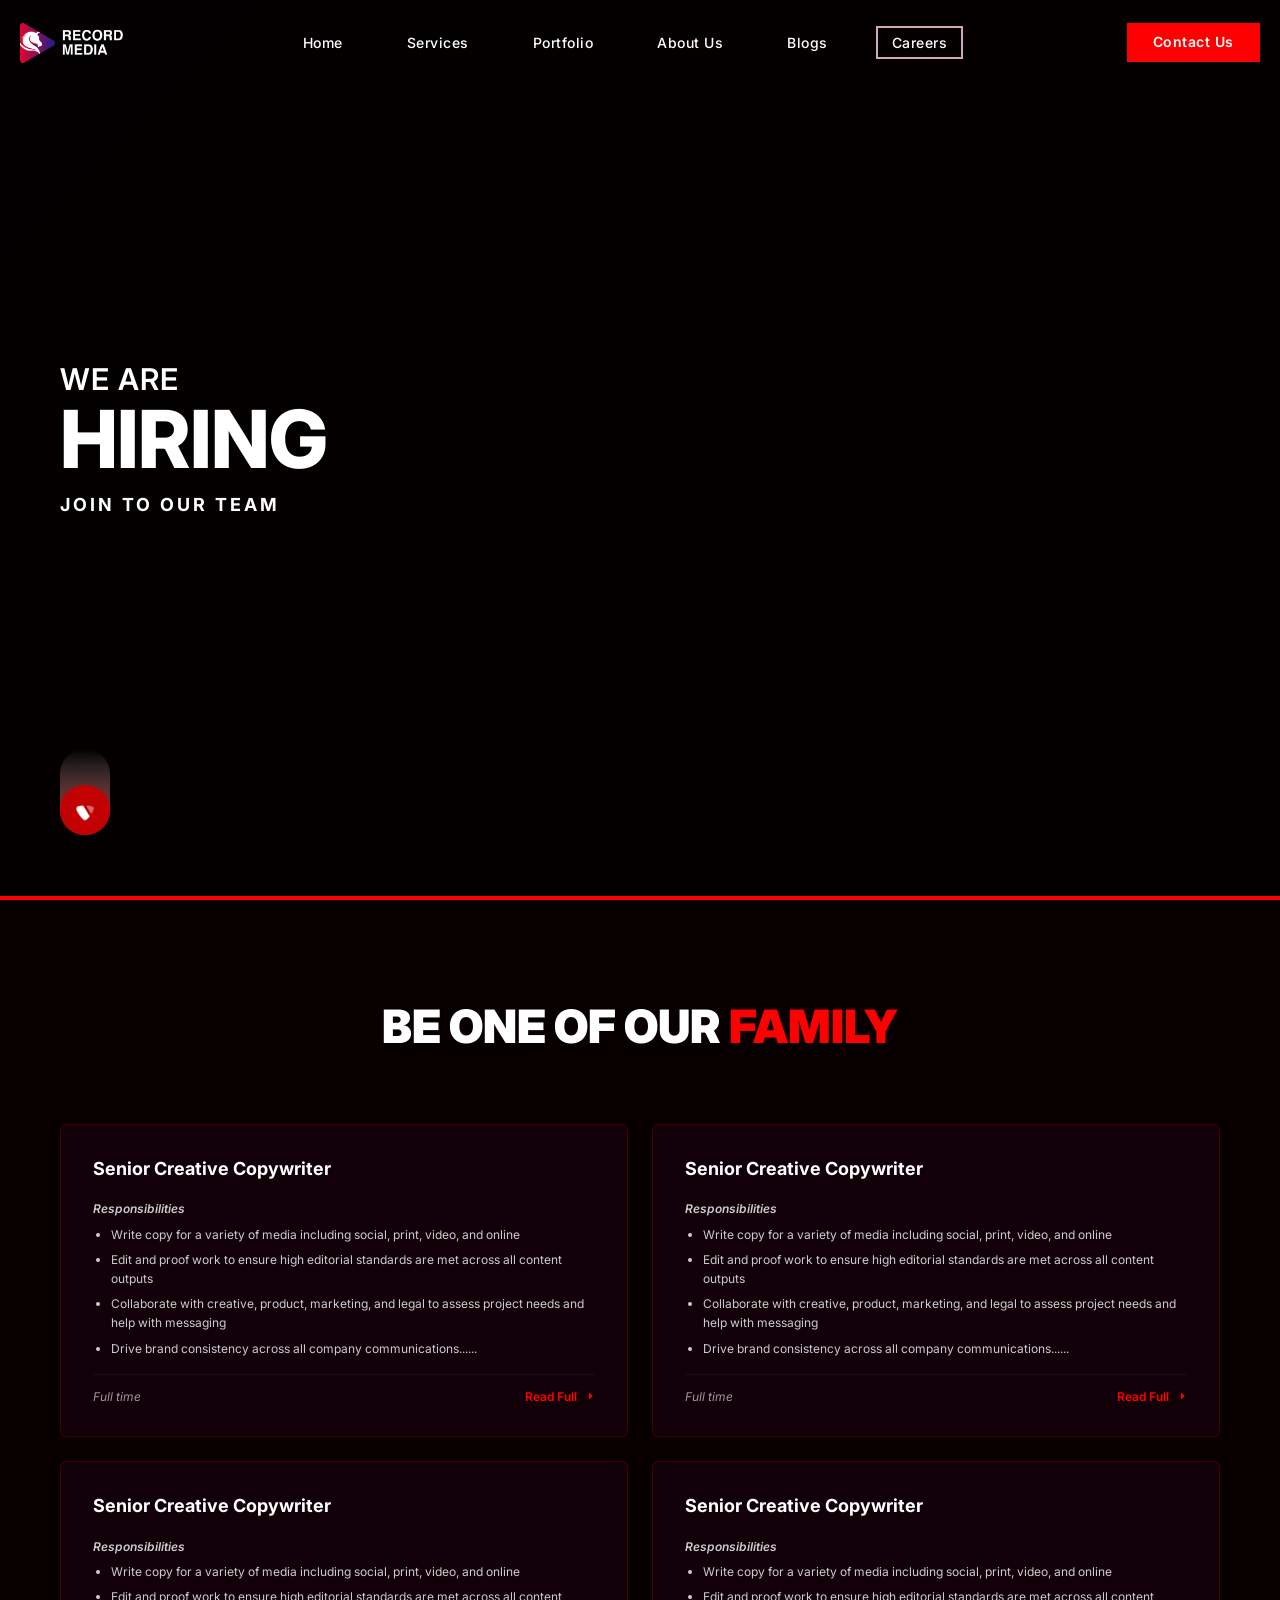
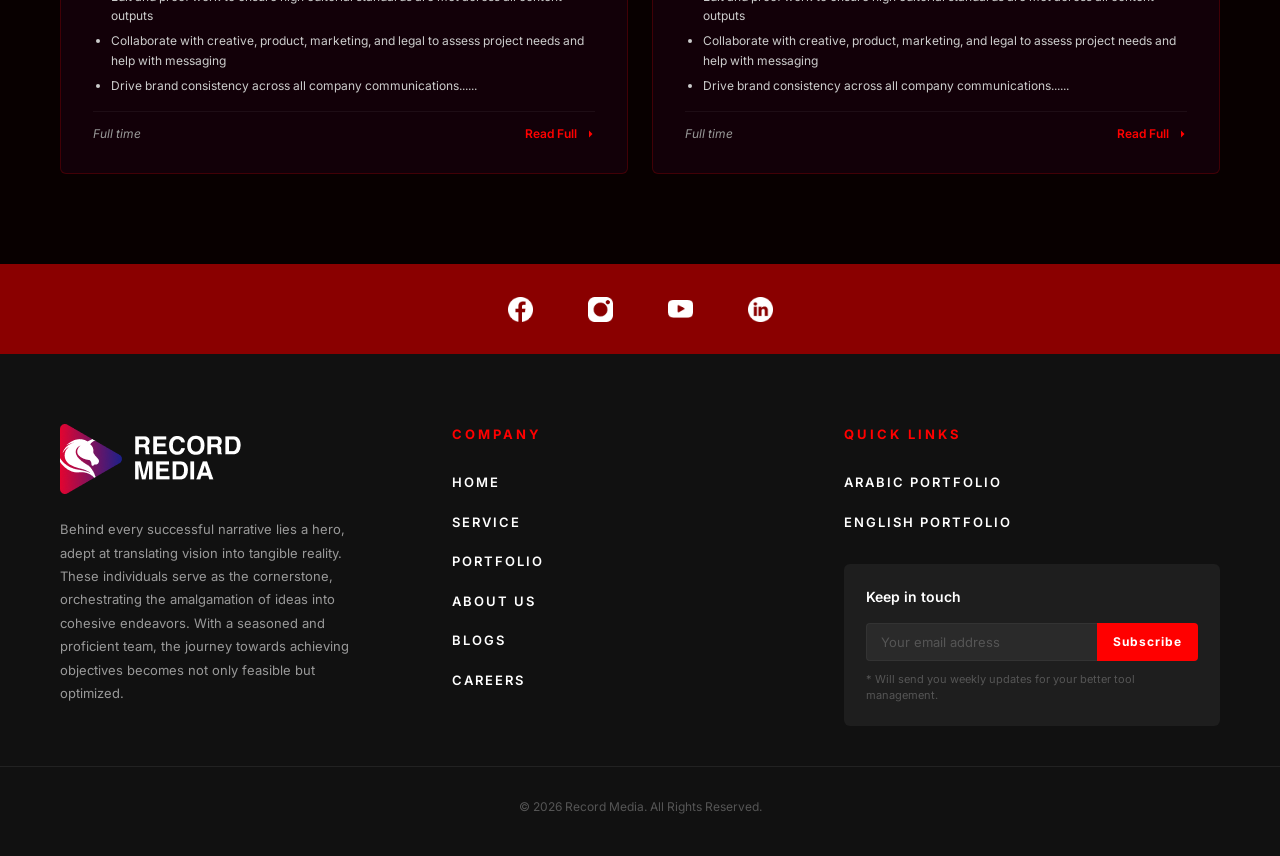
<file: careers.html>
<!DOCTYPE html>
<html lang="en">
<head>
  <meta charset="UTF-8">
  <meta name="viewport" content="width=device-width, initial-scale=1.0">
  <title>Careers — Record Media</title>
  <meta name="description" content="Join the Record Media team — browse open positions and be part of our creative, driven family.">
  <link rel="stylesheet" href="css/style.css">
  <link rel="stylesheet" href="css/responsive.css">
</head>
<body>

  <!-- ═══════════════════════════════════════════════════════
       HERO
  ════════════════════════════════════════════════════════ -->
  <section class="hero">
    <div class="hero__bg" style="background-image: url('https://images.unsplash.com/photo-1497366216548-37526070297c?w=1920&q=80');"></div>
    <div class="hero__overlay"></div>

    <!-- NAVBAR -->
    <nav class="navbar">
      <div class="container navbar__inner">
        <a href="index.html" class="navbar__logo">
          <img src="assets/logo.png" alt="Record Media Logo">
        </a>

        <ul class="navbar__links">
          <li><a href="index.html">Home</a></li>
          <li><a href="services.html">Services</a></li>
          <li><a href="portfolio.html">Portfolio</a></li>
          <li><a href="about.html">About Us</a></li>
          <li><a href="blogs.html">Blogs</a></li>
          <li><a href="careers.html" class="active">Careers</a></li>
        </ul>

        <div class="navbar__cta">
          <a href="about.html#contact" class="btn-contact">Contact Us</a>
        </div>

        <button class="menu-toggle" aria-label="Toggle menu">
          <span></span><span></span><span></span>
        </button>
      </div>
    </nav>

    <!-- Hero Content -->
    <div class="hero__content page-hero__content fade-in">
      <p class="hero__title">WE ARE</p>
      <h1 class="hero__title-big">HIRING</h1>
      <p class="hero__subtitle">JOIN TO OUR TEAM</p>
    </div>

    <!-- Scroll indicator -->
    <div class="scroll-indicator">
      <img src="assets/shadow-icon.png" alt="" class="scroll-indicator__shadow" />
      <img src="assets/down-icon.png" alt="Scroll down" class="scroll-indicator__icon" />
    </div>

    <div class="hero__bottom-line"></div>
  </section>

  <!-- ═══════════════════════════════════════════════════════
       BE ONE OF OUR FAMILY
  ════════════════════════════════════════════════════════ -->
  <section class="careers-section">
    <div class="careers-section__title fade-in">
      <h2>BE ONE OF OUR <span>FAMILY</span></h2>
    </div>

    <div class="careers-grid">

      <!-- Job Card 1 -->
      <div class="job-card fade-in">
        <h3 class="job-card__title">Senior Creative Copywriter</h3>
        <div>
          <p class="job-card__section-label">Responsibilities</p>
          <ul class="job-card__list">
            <li>Write copy for a variety of media including social, print, video, and online</li>
            <li>Edit and proof work to ensure high editorial standards are met across all content outputs</li>
            <li>Collaborate with creative, product, marketing, and legal to assess project needs and help with messaging</li>
            <li>Drive brand consistency across all company communications......</li>
          </ul>
        </div>
        <div class="job-card__footer">
          <span class="job-card__type">Full time</span>
          <span class="job-card__read-full">
            Read Full
            <svg viewBox="0 0 24 24"><path d="M5 12h14M12 5l7 7-7 7"/></svg>
          </span>
        </div>
      </div>

      <!-- Job Card 2 -->
      <div class="job-card fade-in">
        <h3 class="job-card__title">Senior Creative Copywriter</h3>
        <div>
          <p class="job-card__section-label">Responsibilities</p>
          <ul class="job-card__list">
            <li>Write copy for a variety of media including social, print, video, and online</li>
            <li>Edit and proof work to ensure high editorial standards are met across all content outputs</li>
            <li>Collaborate with creative, product, marketing, and legal to assess project needs and help with messaging</li>
            <li>Drive brand consistency across all company communications......</li>
          </ul>
        </div>
        <div class="job-card__footer">
          <span class="job-card__type">Full time</span>
          <span class="job-card__read-full">
            Read Full
            <svg viewBox="0 0 24 24"><path d="M5 12h14M12 5l7 7-7 7"/></svg>
          </span>
        </div>
      </div>

      <!-- Job Card 3 -->
      <div class="job-card fade-in">
        <h3 class="job-card__title">Senior Creative Copywriter</h3>
        <div>
          <p class="job-card__section-label">Responsibilities</p>
          <ul class="job-card__list">
            <li>Write copy for a variety of media including social, print, video, and online</li>
            <li>Edit and proof work to ensure high editorial standards are met across all content outputs</li>
            <li>Collaborate with creative, product, marketing, and legal to assess project needs and help with messaging</li>
            <li>Drive brand consistency across all company communications......</li>
          </ul>
        </div>
        <div class="job-card__footer">
          <span class="job-card__type">Full time</span>
          <span class="job-card__read-full">
            Read Full
            <svg viewBox="0 0 24 24"><path d="M5 12h14M12 5l7 7-7 7"/></svg>
          </span>
        </div>
      </div>

      <!-- Job Card 4 -->
      <div class="job-card fade-in">
        <h3 class="job-card__title">Senior Creative Copywriter</h3>
        <div>
          <p class="job-card__section-label">Responsibilities</p>
          <ul class="job-card__list">
            <li>Write copy for a variety of media including social, print, video, and online</li>
            <li>Edit and proof work to ensure high editorial standards are met across all content outputs</li>
            <li>Collaborate with creative, product, marketing, and legal to assess project needs and help with messaging</li>
            <li>Drive brand consistency across all company communications......</li>
          </ul>
        </div>
        <div class="job-card__footer">
          <span class="job-card__type">Full time</span>
          <span class="job-card__read-full">
            Read Full
            <svg viewBox="0 0 24 24"><path d="M5 12h14M12 5l7 7-7 7"/></svg>
          </span>
        </div>
      </div>

    </div>
  </section>

  <!-- ═══════════════════════════════════════════════════════
       SOCIAL BAR
  ════════════════════════════════════════════════════════ -->
  <div class="social-bar">
    <a href="#" class="social-bar__icon" aria-label="Facebook">
      <img class="social-bar__icon-img" src="assets/facebook.png" alt="Facebook" />
    </a>
    <a href="#" class="social-bar__icon" aria-label="Instagram">
      <img class="social-bar__icon-img" src="assets/instgram.png" alt="Instagram" />
    </a>
    <a href="#" class="social-bar__icon" aria-label="YouTube">
      <img class="social-bar__icon-img" src="assets/youtube.png" alt="YouTube" />
    </a>
    <a href="#" class="social-bar__icon" aria-label="LinkedIn">
      <img class="social-bar__icon-img" src="assets/linked-in.png" alt="LinkedIn" />
    </a>
  </div>

  <!-- ═══════════════════════════════════════════════════════
       FOOTER
  ════════════════════════════════════════════════════════ -->
  <footer class="footer">
    <div class="footer__inner">
      <div>
        <div class="footer__brand-logo">
          <img src="assets/logo.png" alt="Record Media">
        </div>
        <p class="footer__desc">Behind every successful narrative lies a hero, adept at translating vision into tangible reality. These individuals serve as the cornerstone, orchestrating the amalgamation of ideas into cohesive endeavors. With a seasoned and proficient team, the journey towards achieving objectives becomes not only feasible but optimized.</p>
      </div>
      <div>
        <h4 class="footer__col-title">COMPANY</h4>
        <ul class="footer__links">
          <li><a href="index.html">HOME</a></li>
          <li><a href="services.html">SERVICE</a></li>
          <li><a href="portfolio.html">PORTFOLIO</a></li>
          <li><a href="about.html">ABOUT US</a></li>
          <li><a href="blogs.html">BLOGS</a></li>
          <li><a href="careers.html">CAREERS</a></li>
        </ul>
      </div>
      <div>
        <h4 class="footer__col-title">QUICK LINKS</h4>
        <ul class="footer__links" style="margin-bottom:30px;">
          <li><a href="portfolio.html">ARABIC PORTFOLIO</a></li>
          <li><a href="portfolio.html">ENGLISH PORTFOLIO</a></li>
        </ul>
        <div class="footer__newsletter">
          <h4>Keep in touch</h4>
          <form class="footer__newsletter-form" onsubmit="return false;">
            <input type="email" placeholder="Your email address" aria-label="Email">
            <button type="submit">Subscribe</button>
          </form>
          <p>* Will send you weekly updates for your better tool management.</p>
        </div>
      </div>
    </div>
    <div class="footer__bottom">
      <p>&copy; 2026 Record Media. All Rights Reserved.</p>
    </div>
  </footer>

  <script src="js/script.js"></script>
</body>
</html>
</file>
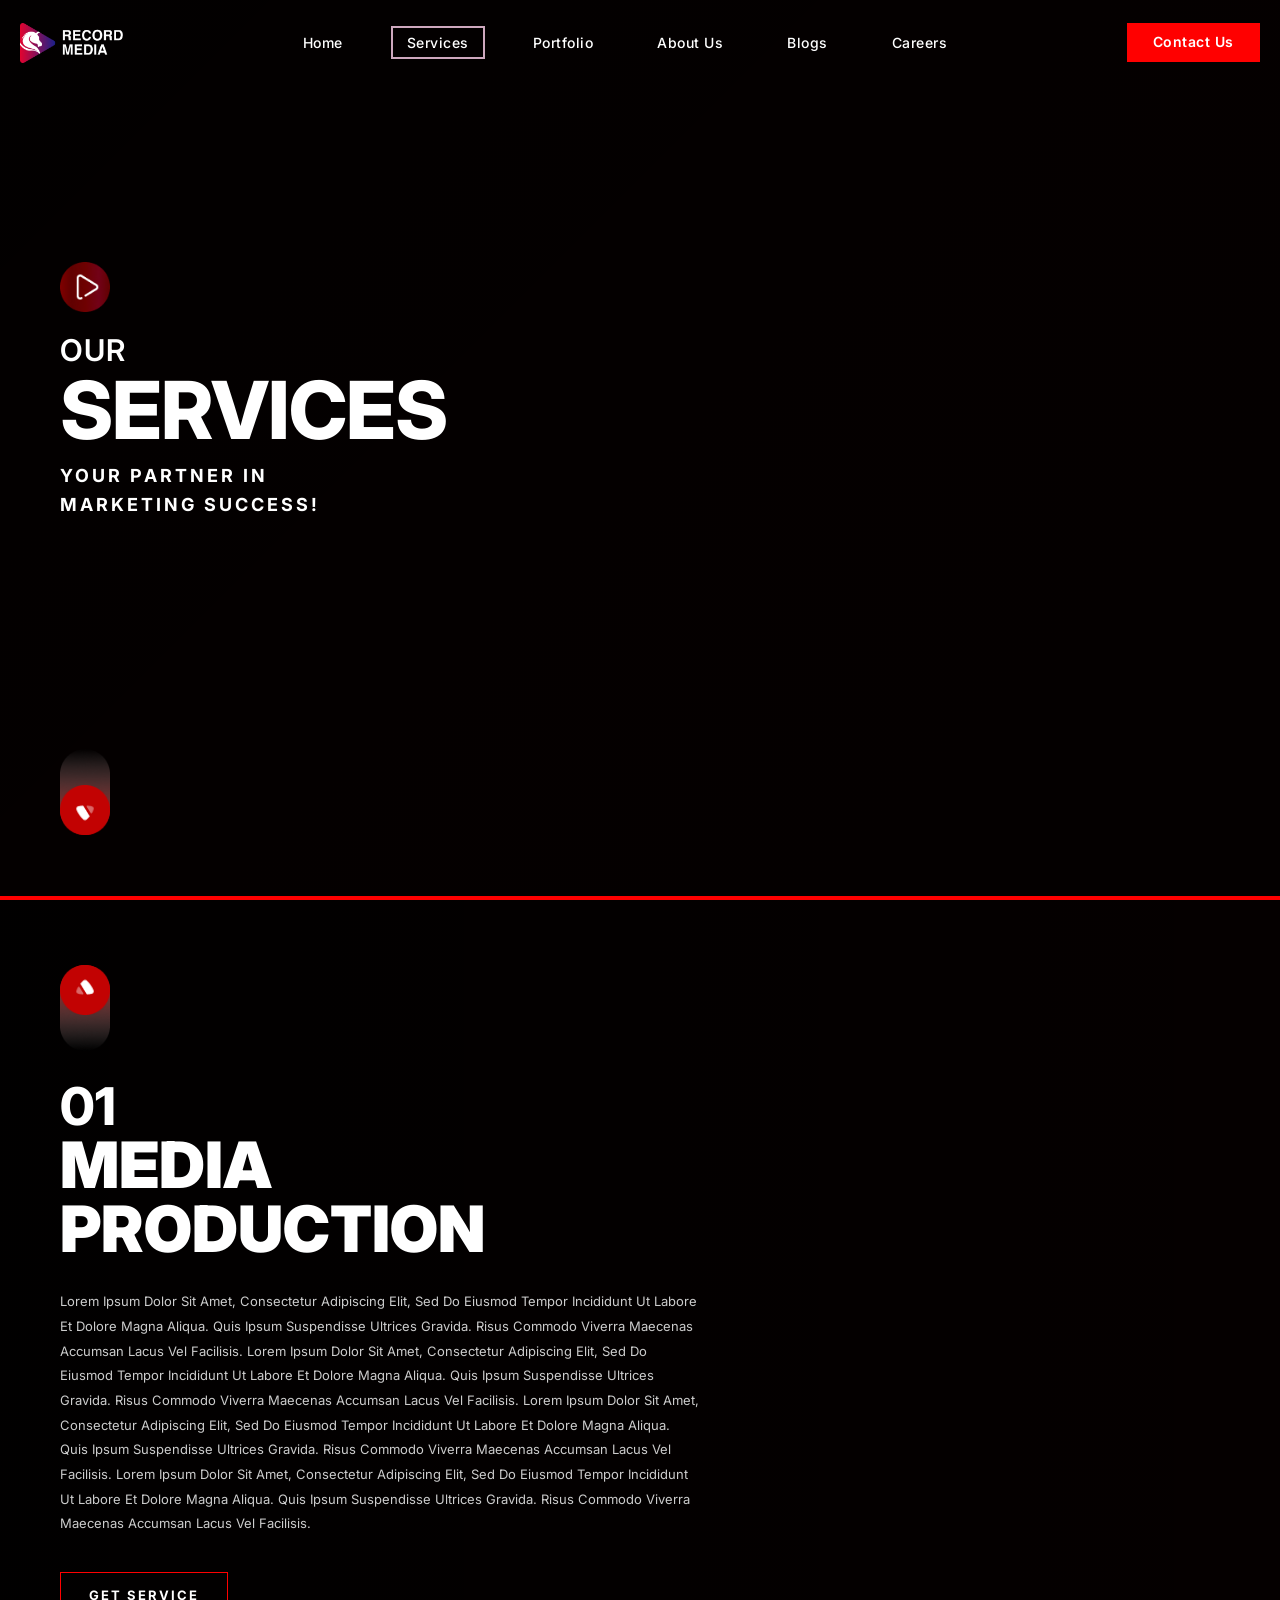
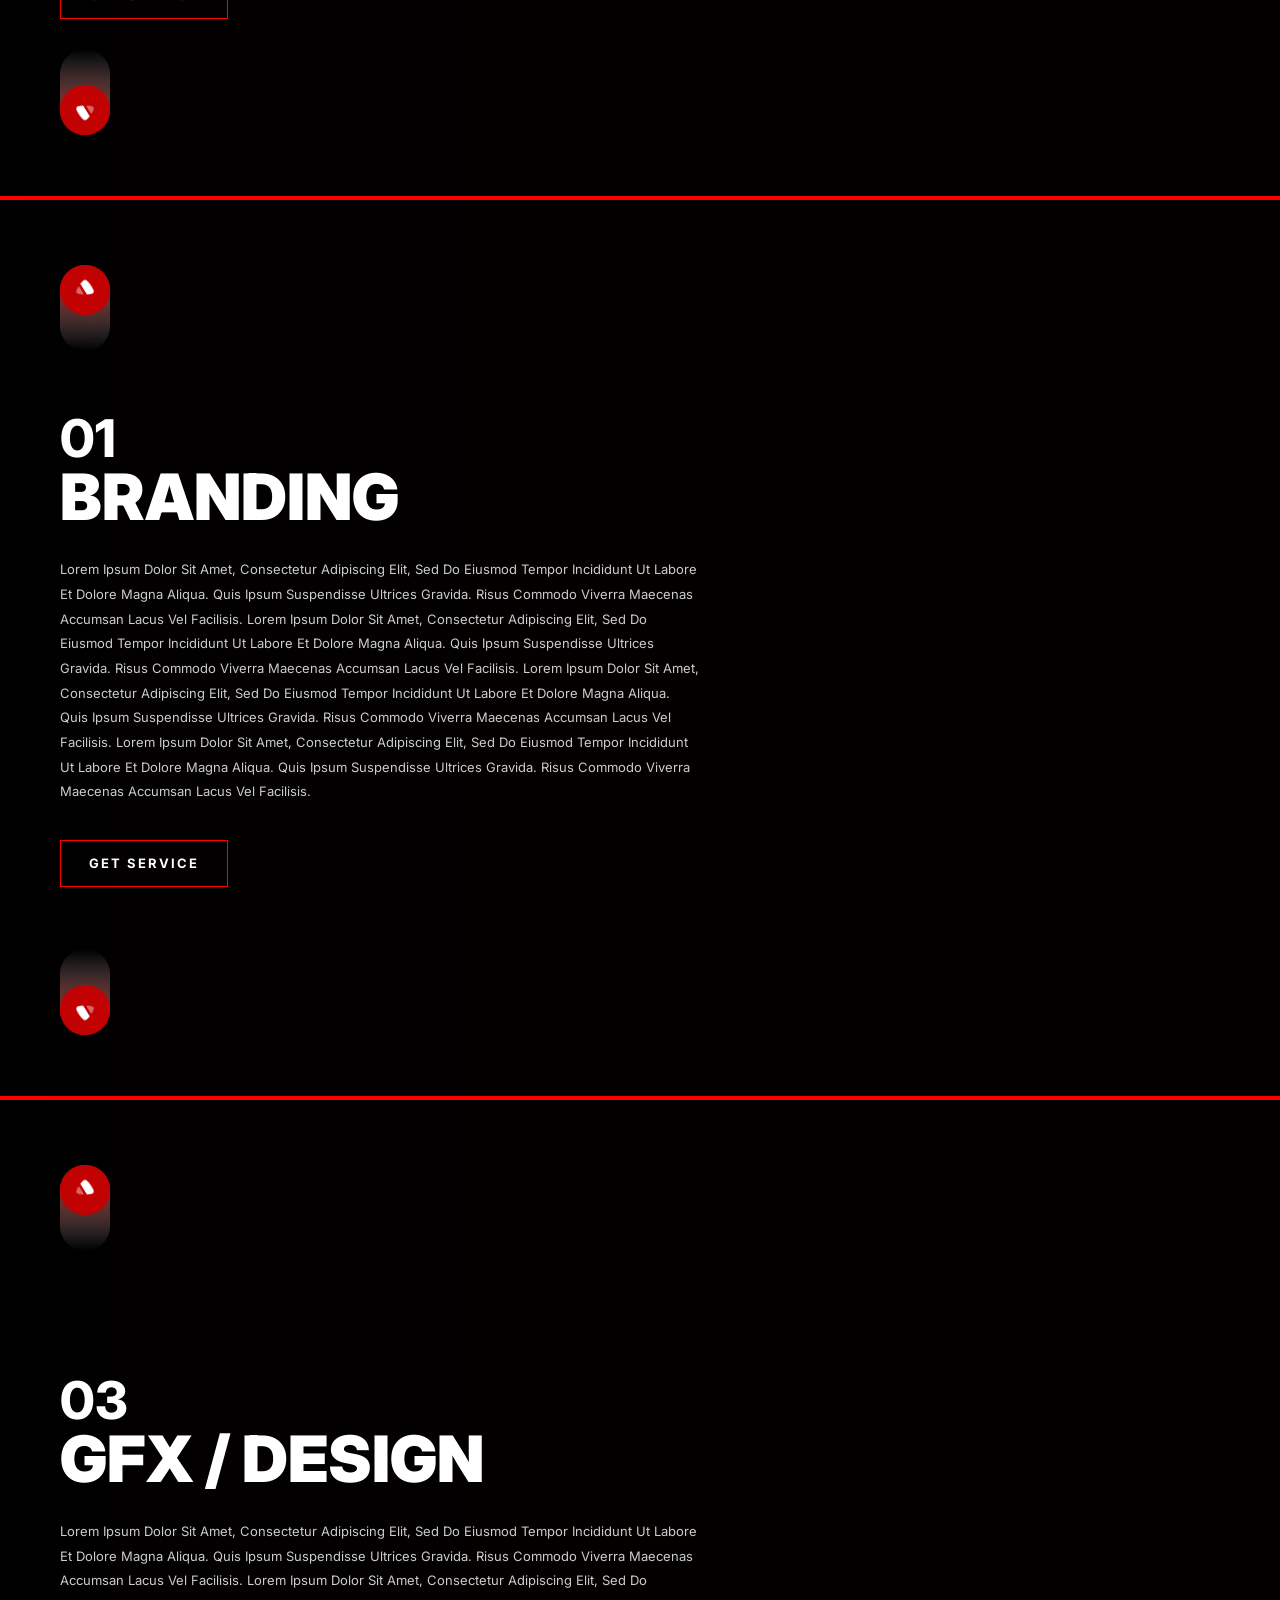
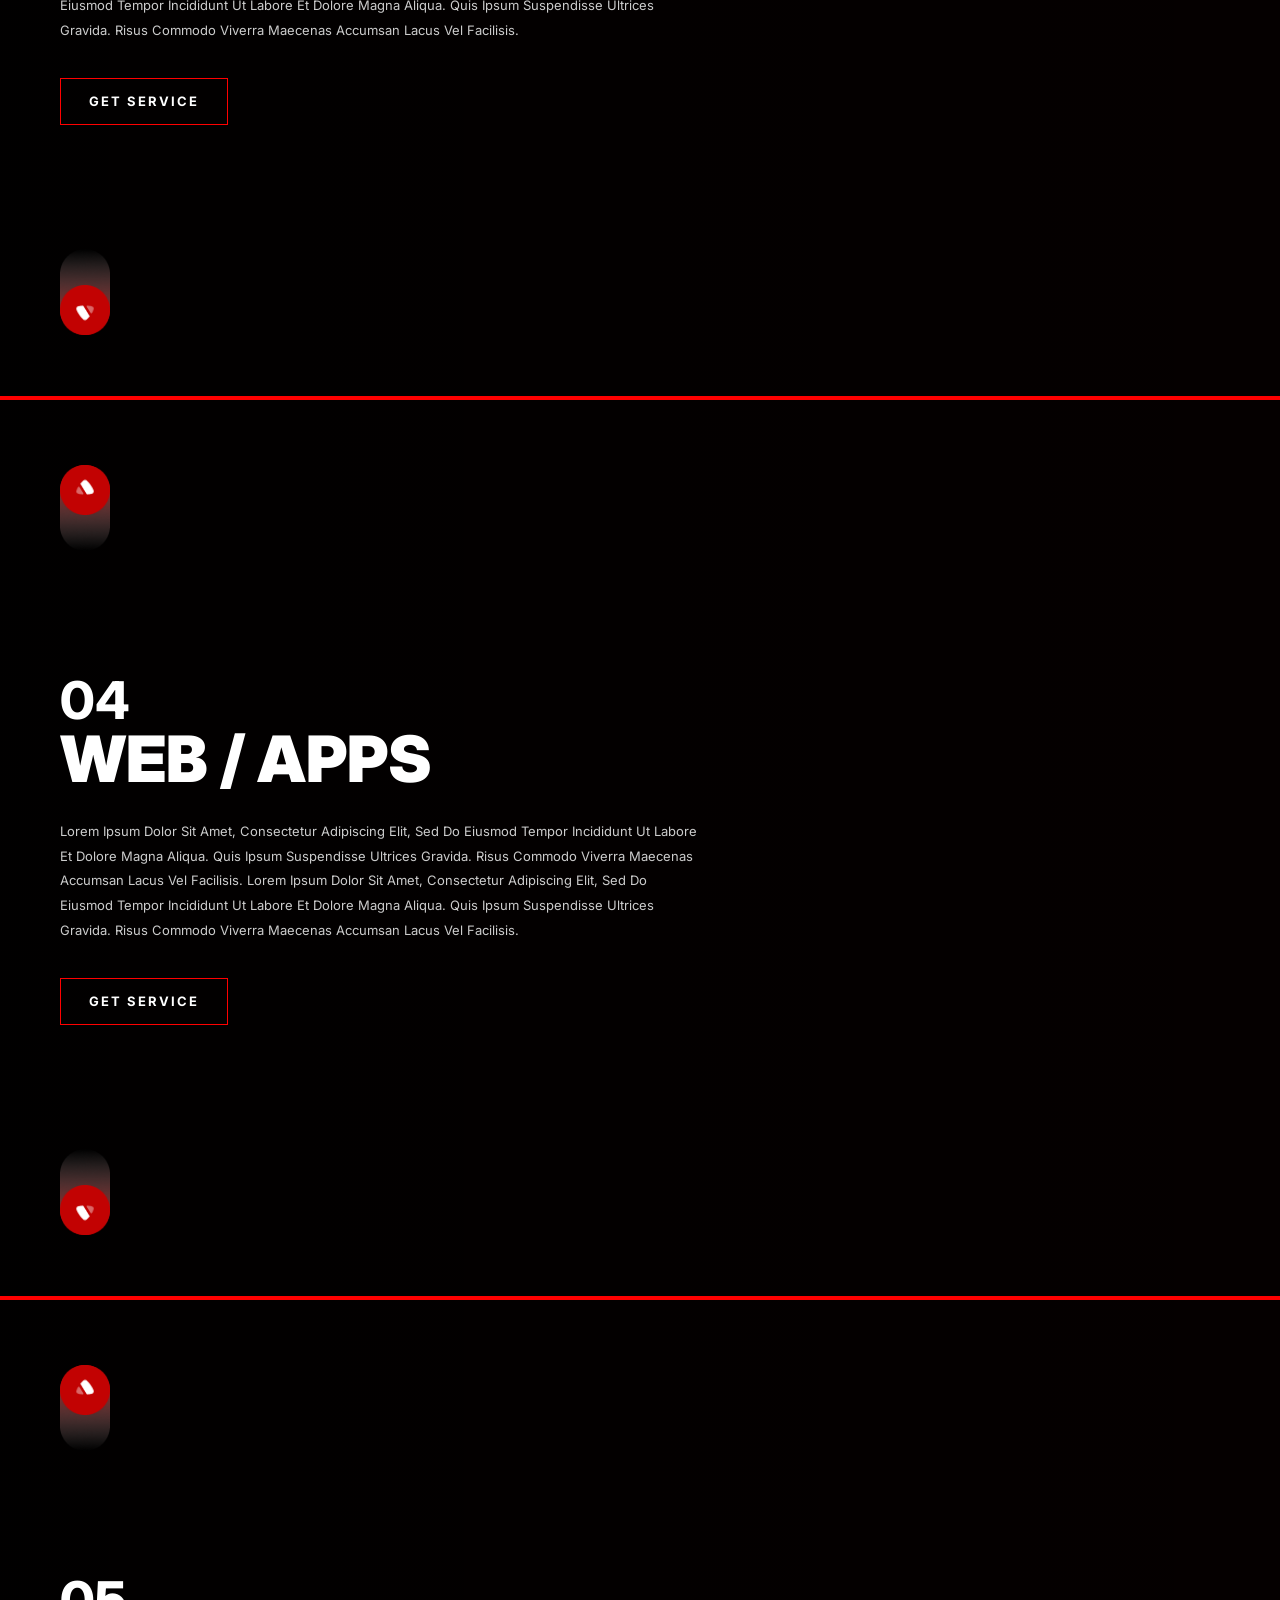
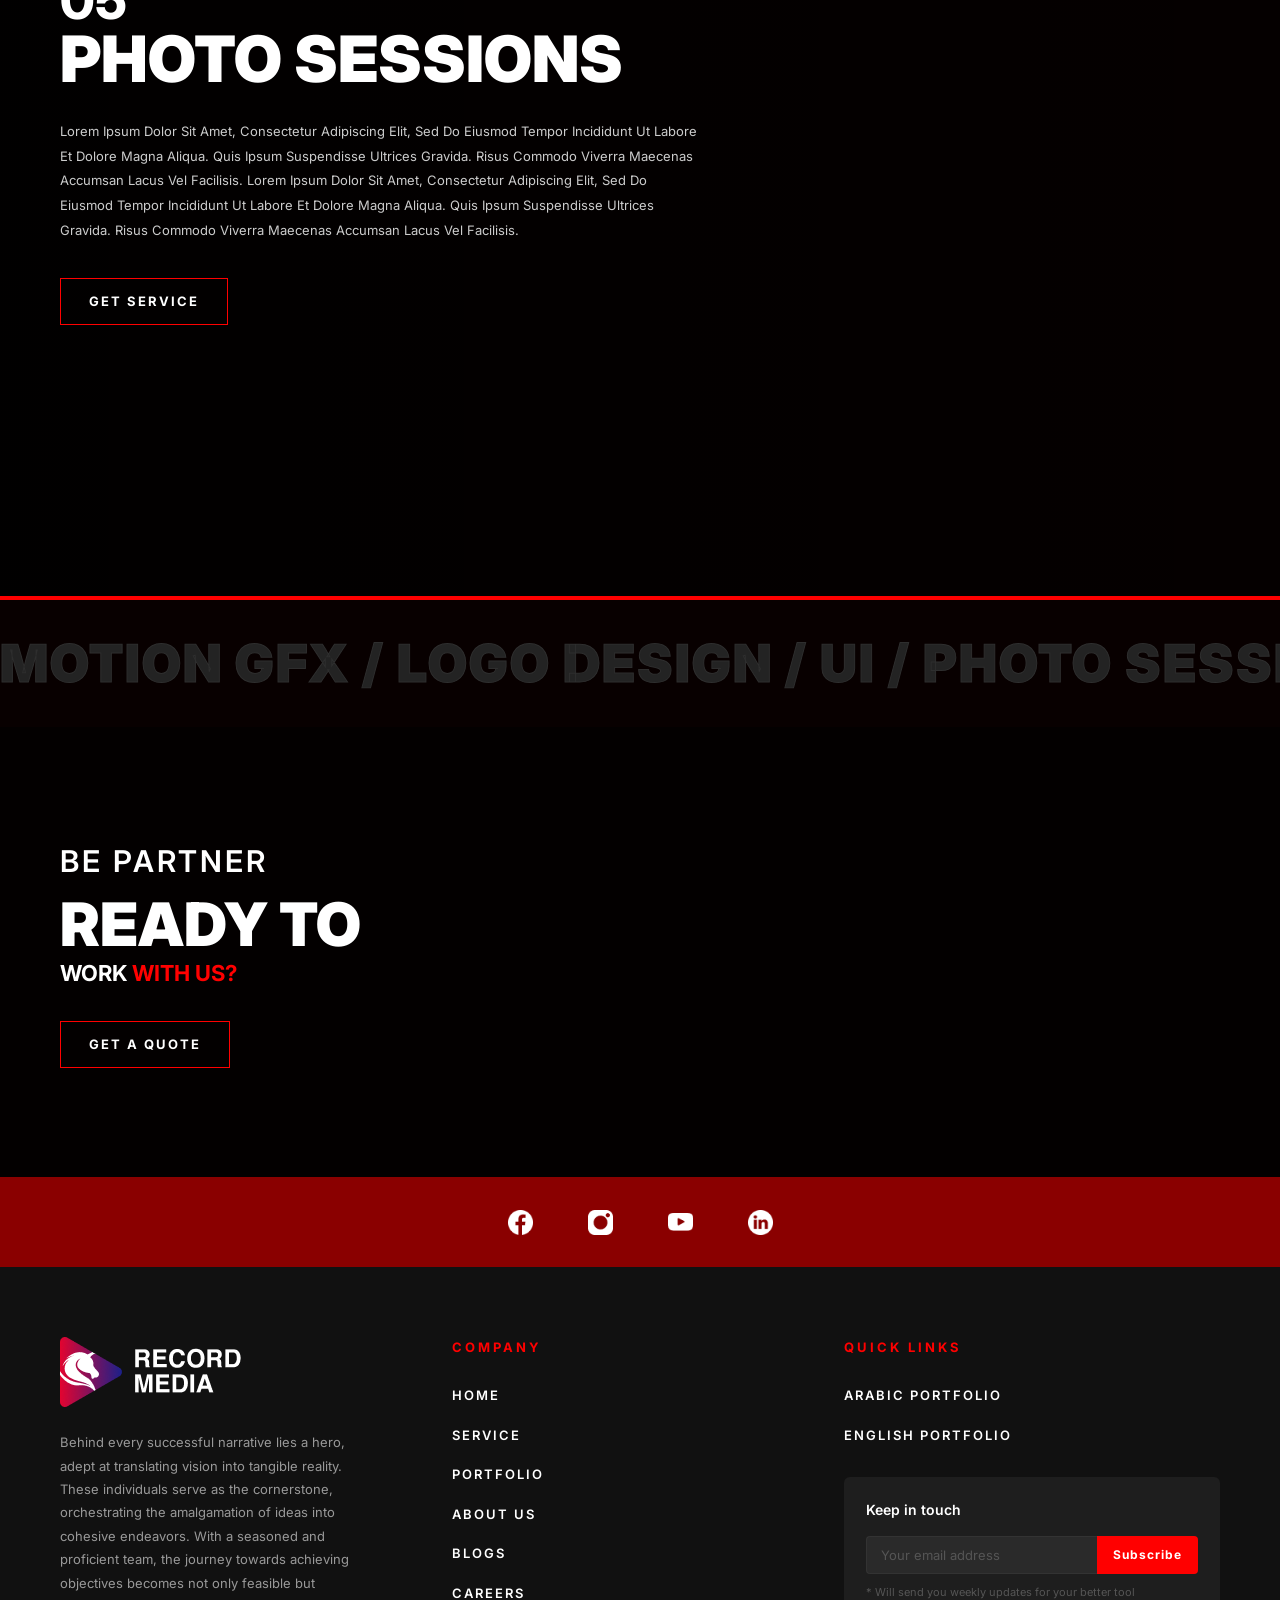
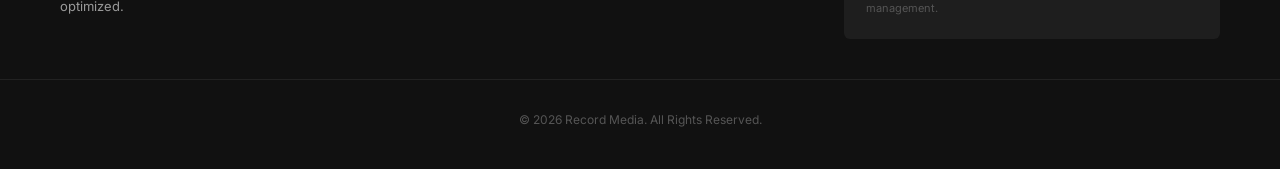
<file: services.html>
<!DOCTYPE html>
<html lang="en">
<head>
  <meta charset="UTF-8">
  <meta name="viewport" content="width=device-width, initial-scale=1.0">
  <title>Our Services — Record Media</title>
  <meta name="description" content="Record Media services: media production, branding, graphic design, web development, and photo sessions.">
  <link rel="stylesheet" href="css/style.css">
  <link rel="stylesheet" href="css/responsive.css">
</head>
<body>

  <!-- ═══════════════════════════════════════════════════════
       HERO
  ════════════════════════════════════════════════════════ -->
  <section class="hero">
    <div class="hero__bg" style="background-image: url('https://images.unsplash.com/photo-1492691527719-9d1e07e534b4?w=1920&q=80');"></div>
    <div class="hero__overlay"></div>

    <!-- NAVBAR -->
    <nav class="navbar">
      <div class="container navbar__inner">
        <a href="index.html" class="navbar__logo">
          <img src="assets/logo.png" alt="Record Media Logo">
        </a>

        <ul class="navbar__links">
          <li><a href="index.html">Home</a></li>
          <li><a href="services.html" class="active">Services</a></li>
          <li><a href="portfolio.html">Portfolio</a></li>
          <li><a href="about.html">About Us</a></li>
          <li><a href="blogs.html">Blogs</a></li>
          <li><a href="careers.html">Careers</a></li>
        </ul>

        <div class="navbar__cta">
          <a href="about.html#contact" class="btn-contact">Contact Us</a>
        </div>

        <button class="menu-toggle" aria-label="Toggle menu">
          <span></span><span></span><span></span>
        </button>
      </div>
    </nav>

    <!-- Hero Content -->
    <div class="hero__content page-hero__content fade-in">
      <img src="assets/Play.png" alt="Play" class="hero__play-icon" />
      <p class="hero__title">OUR</p>
      <h1 class="hero__title-big">SERVICES</h1>
      <p class="hero__subtitle">YOUR PARTNER IN MARKETING SUCCESS!</p>
    </div>

    <div class="scroll-indicator">
      <img src="assets/shadow-icon.png" alt="" class="scroll-indicator__shadow" />
      <img src="assets/down-icon.png" alt="Scroll down" class="scroll-indicator__icon" />
    </div>

    <div class="hero__bottom-line"></div>
  </section>

  <!-- ═══════════════════════════════════════════════════════
       SERVICE 01 — MEDIA PRODUCTION
  ════════════════════════════════════════════════════════ -->
  <section class="service-section" id="media-production">
    <div class="service-section__bg" style="background-image:url('https://images.unsplash.com/photo-1576328077645-2dd68934d2b7?w=1920&q=80');"></div>

    <!-- Nav pills -->
    <div class="service-nav-pill service-nav-pill--top" role="button" tabindex="0" aria-label="Previous service">
      <img src="assets/up-icon.png" alt="" class="service-nav-pill__icon" />
      <img src="assets/up-scroll.png" alt="" class="service-nav-pill__shadow" />
    </div>

    <div class="service-section__content fade-in">
      <p class="service-section__num">01</p>
      <h2 class="service-section__title">MEDIA PRODUCTION</h2>
      <p class="service-section__desc">Lorem Ipsum Dolor Sit Amet, Consectetur Adipiscing Elit, Sed Do Eiusmod Tempor Incididunt Ut Labore Et Dolore Magna Aliqua. Quis Ipsum Suspendisse Ultrices Gravida. Risus Commodo Viverra Maecenas Accumsan Lacus Vel Facilisis. Lorem Ipsum Dolor Sit Amet, Consectetur Adipiscing Elit, Sed Do Eiusmod Tempor Incididunt Ut Labore Et Dolore Magna Aliqua. Quis Ipsum Suspendisse Ultrices Gravida. Risus Commodo Viverra Maecenas Accumsan Lacus Vel Facilisis. Lorem Ipsum Dolor Sit Amet, Consectetur Adipiscing Elit, Sed Do Eiusmod Tempor Incididunt Ut Labore Et Dolore Magna Aliqua. Quis Ipsum Suspendisse Ultrices Gravida. Risus Commodo Viverra Maecenas Accumsan Lacus Vel Facilisis. Lorem Ipsum Dolor Sit Amet, Consectetur Adipiscing Elit, Sed Do Eiusmod Tempor Incididunt Ut Labore Et Dolore Magna Aliqua. Quis Ipsum Suspendisse Ultrices Gravida. Risus Commodo Viverra Maecenas Accumsan Lacus Vel Facilisis.</p>
      <a href="about.html#contact" class="btn-outline">GET SERVICE</a>
    </div>

    <div class="service-nav-pill service-nav-pill--bottom" role="button" tabindex="0" aria-label="Next service">
      <img src="assets/shadow-icon.png" alt="" class="service-nav-pill__shadow" />
      <img src="assets/down-icon.png" alt="" class="service-nav-pill__icon" />
    </div>

    <div class="hero__bottom-line"></div>
  </section>

  <!-- ═══════════════════════════════════════════════════════
       SERVICE 02 — BRANDING
  ════════════════════════════════════════════════════════ -->
  <section class="service-section" id="branding">
    <div class="service-section__bg" style="background-image:url('https://images.unsplash.com/photo-1561070791-2526d30994b5?w=1920&q=80');"></div>

    <div class="service-nav-pill service-nav-pill--top" role="button" tabindex="0" aria-label="Previous service">
      <img src="assets/up-icon.png" alt="" class="service-nav-pill__icon" />
      <img src="assets/up-scroll.png" alt="" class="service-nav-pill__shadow" />
    </div>

    <div class="service-section__content fade-in">
      <p class="service-section__num">01</p>
      <h2 class="service-section__title">BRANDING</h2>
      <p class="service-section__desc">Lorem Ipsum Dolor Sit Amet, Consectetur Adipiscing Elit, Sed Do Eiusmod Tempor Incididunt Ut Labore Et Dolore Magna Aliqua. Quis Ipsum Suspendisse Ultrices Gravida. Risus Commodo Viverra Maecenas Accumsan Lacus Vel Facilisis. Lorem Ipsum Dolor Sit Amet, Consectetur Adipiscing Elit, Sed Do Eiusmod Tempor Incididunt Ut Labore Et Dolore Magna Aliqua. Quis Ipsum Suspendisse Ultrices Gravida. Risus Commodo Viverra Maecenas Accumsan Lacus Vel Facilisis. Lorem Ipsum Dolor Sit Amet, Consectetur Adipiscing Elit, Sed Do Eiusmod Tempor Incididunt Ut Labore Et Dolore Magna Aliqua. Quis Ipsum Suspendisse Ultrices Gravida. Risus Commodo Viverra Maecenas Accumsan Lacus Vel Facilisis. Lorem Ipsum Dolor Sit Amet, Consectetur Adipiscing Elit, Sed Do Eiusmod Tempor Incididunt Ut Labore Et Dolore Magna Aliqua. Quis Ipsum Suspendisse Ultrices Gravida. Risus Commodo Viverra Maecenas Accumsan Lacus Vel Facilisis.</p>
      <a href="about.html#contact" class="btn-outline">GET SERVICE</a>
    </div>

    <div class="service-nav-pill service-nav-pill--bottom" role="button" tabindex="0" aria-label="Next service">
      <img src="assets/shadow-icon.png" alt="" class="service-nav-pill__shadow" />
      <img src="assets/down-icon.png" alt="" class="service-nav-pill__icon" />
    </div>

    <div class="hero__bottom-line"></div>
  </section>

  <!-- ═══════════════════════════════════════════════════════
       SERVICE 03 — GFX / DESIGN
  ════════════════════════════════════════════════════════ -->
  <section class="service-section" id="gfx-design">
    <div class="service-section__bg" style="background-image:url('https://images.unsplash.com/photo-1626785774573-4b799315345d?w=1920&q=80');"></div>

    <div class="service-nav-pill service-nav-pill--top" role="button" tabindex="0" aria-label="Previous service">
      <img src="assets/up-icon.png" alt="" class="service-nav-pill__icon" />
      <img src="assets/up-scroll.png" alt="" class="service-nav-pill__shadow" />
    </div>

    <div class="service-section__content fade-in">
      <p class="service-section__num">03</p>
      <h2 class="service-section__title">GFX / DESIGN</h2>
      <p class="service-section__desc">Lorem Ipsum Dolor Sit Amet, Consectetur Adipiscing Elit, Sed Do Eiusmod Tempor Incididunt Ut Labore Et Dolore Magna Aliqua. Quis Ipsum Suspendisse Ultrices Gravida. Risus Commodo Viverra Maecenas Accumsan Lacus Vel Facilisis. Lorem Ipsum Dolor Sit Amet, Consectetur Adipiscing Elit, Sed Do Eiusmod Tempor Incididunt Ut Labore Et Dolore Magna Aliqua. Quis Ipsum Suspendisse Ultrices Gravida. Risus Commodo Viverra Maecenas Accumsan Lacus Vel Facilisis.</p>
      <a href="about.html#contact" class="btn-outline">GET SERVICE</a>
    </div>

    <div class="service-nav-pill service-nav-pill--bottom" role="button" tabindex="0" aria-label="Next service">
      <img src="assets/shadow-icon.png" alt="" class="service-nav-pill__shadow" />
      <img src="assets/down-icon.png" alt="" class="service-nav-pill__icon" />
    </div>

    <div class="hero__bottom-line"></div>
  </section>

  <!-- ═══════════════════════════════════════════════════════
       SERVICE 04 — WEB / APPS
  ════════════════════════════════════════════════════════ -->
  <section class="service-section" id="web-apps">
    <div class="service-section__bg" style="background-image:url('https://images.unsplash.com/photo-1547658719-da2b51169166?w=1920&q=80');"></div>

    <div class="service-nav-pill service-nav-pill--top" role="button" tabindex="0" aria-label="Previous service">
      <img src="assets/up-icon.png" alt="" class="service-nav-pill__icon" />
      <img src="assets/up-scroll.png" alt="" class="service-nav-pill__shadow" />
    </div>

    <div class="service-section__content fade-in">
      <p class="service-section__num">04</p>
      <h2 class="service-section__title">WEB / APPS</h2>
      <p class="service-section__desc">Lorem Ipsum Dolor Sit Amet, Consectetur Adipiscing Elit, Sed Do Eiusmod Tempor Incididunt Ut Labore Et Dolore Magna Aliqua. Quis Ipsum Suspendisse Ultrices Gravida. Risus Commodo Viverra Maecenas Accumsan Lacus Vel Facilisis. Lorem Ipsum Dolor Sit Amet, Consectetur Adipiscing Elit, Sed Do Eiusmod Tempor Incididunt Ut Labore Et Dolore Magna Aliqua. Quis Ipsum Suspendisse Ultrices Gravida. Risus Commodo Viverra Maecenas Accumsan Lacus Vel Facilisis.</p>
      <a href="about.html#contact" class="btn-outline">GET SERVICE</a>
    </div>

    <div class="service-nav-pill service-nav-pill--bottom" role="button" tabindex="0" aria-label="Next service">
      <img src="assets/shadow-icon.png" alt="" class="service-nav-pill__shadow" />
      <img src="assets/down-icon.png" alt="" class="service-nav-pill__icon" />
    </div>

    <div class="hero__bottom-line"></div>
  </section>

  <!-- ═══════════════════════════════════════════════════════
       SERVICE 05 — PHOTO SESSIONS
  ════════════════════════════════════════════════════════ -->
  <section class="service-section" id="photo-sessions">
    <div class="service-section__bg" style="background-image:url('https://images.unsplash.com/photo-1554048612-b6a482bc67e5?w=1920&q=80');"></div>

    <div class="service-nav-pill service-nav-pill--top" role="button" tabindex="0" aria-label="Previous service">
      <img src="assets/up-icon.png" alt="" class="service-nav-pill__icon" />
      <img src="assets/up-scroll.png" alt="" class="service-nav-pill__shadow" />
    </div>

    <div class="service-section__content fade-in">
      <p class="service-section__num">05</p>
      <h2 class="service-section__title">PHOTO SESSIONS</h2>
      <p class="service-section__desc">Lorem Ipsum Dolor Sit Amet, Consectetur Adipiscing Elit, Sed Do Eiusmod Tempor Incididunt Ut Labore Et Dolore Magna Aliqua. Quis Ipsum Suspendisse Ultrices Gravida. Risus Commodo Viverra Maecenas Accumsan Lacus Vel Facilisis. Lorem Ipsum Dolor Sit Amet, Consectetur Adipiscing Elit, Sed Do Eiusmod Tempor Incididunt Ut Labore Et Dolore Magna Aliqua. Quis Ipsum Suspendisse Ultrices Gravida. Risus Commodo Viverra Maecenas Accumsan Lacus Vel Facilisis.</p>
      <a href="about.html#contact" class="btn-outline">GET SERVICE</a>
    </div>

    <div class="hero__bottom-line"></div>
  </section>

  <!-- ═══════════════════════════════════════════════════════
       TICKER
  ════════════════════════════════════════════════════════ -->
  <div class="ticker-wrap">
    <div class="ticker-track">
      <span class="ticker-item">MOTION GFX / LOGO DESIGN / UI / PHOTO SESSIONS / MEDIA PRODUCTION / BRANDING /&nbsp;</span>
      <span class="ticker-item">MOTION GFX / LOGO DESIGN / UI / PHOTO SESSIONS / MEDIA PRODUCTION / BRANDING /&nbsp;</span>
    </div>
  </div>

  <!-- ═══════════════════════════════════════════════════════
       CTA
  ════════════════════════════════════════════════════════ -->
  <section class="cta-section" style="background-image:url('https://images.unsplash.com/photo-1521791136064-7986c2920216?w=1920&q=80');">
    <div class="cta-section__content fade-in">
      <p class="cta-section__pre">BE PARTNER</p>
      <h2 class="cta-section__title">READY TO</h2>
      <p class="cta-section__sub">WORK <span>WITH US?</span></p>
      <a href="about.html#contact" class="btn-outline">GET A QUOTE</a>
    </div>
  </section>

  <!-- SOCIAL BAR -->
  <div class="social-bar">
    <a href="#" class="social-bar__icon" aria-label="Facebook">
      <img class="social-bar__icon-img" src="assets/facebook.png" alt="Facebook" />
    </a>
    <a href="#" class="social-bar__icon" aria-label="Instagram">
      <img class="social-bar__icon-img" src="assets/instgram.png" alt="Instagram" />
    </a>
    <a href="#" class="social-bar__icon" aria-label="YouTube">
      <img class="social-bar__icon-img" src="assets/youtube.png" alt="YouTube" />
    </a>
    <a href="#" class="social-bar__icon" aria-label="LinkedIn">
      <img class="social-bar__icon-img" src="assets/linked-in.png" alt="LinkedIn" />
    </a>
  </div>

  <!-- FOOTER -->
  <footer class="footer">
    <div class="footer__inner">
      <div>
        <div class="footer__brand-logo">
          <img src="assets/logo.png" alt="Record Media">
        </div>
        <p class="footer__desc">Behind every successful narrative lies a hero, adept at translating vision into tangible reality. These individuals serve as the cornerstone, orchestrating the amalgamation of ideas into cohesive endeavors. With a seasoned and proficient team, the journey towards achieving objectives becomes not only feasible but optimized.</p>
      </div>
      <div>
        <h4 class="footer__col-title">COMPANY</h4>
        <ul class="footer__links">
          <li><a href="index.html">HOME</a></li>
          <li><a href="services.html">SERVICE</a></li>
          <li><a href="portfolio.html">PORTFOLIO</a></li>
          <li><a href="about.html">ABOUT US</a></li>
          <li><a href="blogs.html">BLOGS</a></li>
          <li><a href="careers.html">CAREERS</a></li>
        </ul>
      </div>
      <div>
        <h4 class="footer__col-title">QUICK LINKS</h4>
        <ul class="footer__links" style="margin-bottom:30px;">
          <li><a href="portfolio.html">ARABIC PORTFOLIO</a></li>
          <li><a href="portfolio.html">ENGLISH PORTFOLIO</a></li>
        </ul>
        <div class="footer__newsletter">
          <h4>Keep in touch</h4>
          <form class="footer__newsletter-form" onsubmit="return false;">
            <input type="email" placeholder="Your email address" aria-label="Email">
            <button type="submit">Subscribe</button>
          </form>
          <p>* Will send you weekly updates for your better tool management.</p>
        </div>
      </div>
    </div>
    <div class="footer__bottom">
      <p>&copy; 2026 Record Media. All Rights Reserved.</p>
    </div>
  </footer>

  <script src="js/script.js"></script>
</body>
</html>
</file>
<file: css/style.css>
﻿/* ============================================================
   RECORD MEDIA — MAIN STYLESHEET
   ============================================================ */

/* ── 1. GOOGLE FONTS ─────────────────────────────────────── */
@import url("https://fonts.googleapis.com/css2?family=Inter:wght@300;400;500;600;700;800;900&display=swap");

/* ── 2. CSS VARIABLES ────────────────────────────────────── */
:root {
  --bg: #080000;
  --bg-dark: #0d0d0d;
  --bg-darker: #111111;
  --red: #ff0000;
  --red-hover: #9a0020;
  --red-dark: #7a0018;
  --red-card: #1a0810;
  --red-card-bg: #140008;
  --white: #ffffff;
  --gray: #999999;
  --gray-light: #cccccc;
  --gray-dark: #555555;
  --border-subtle: rgba(255, 255, 255, 0.08);
  --border-red: rgba(255, 0, 0, 0.3);

  --font: "Inter", sans-serif;
  --nav-h: 85px;
  --max-w: 1500px;
  --ease: 0.3s ease;
}

/* ── 3. RESET ─────────────────────────────────────────────── */
*,
*::before,
*::after {
  box-sizing: border-box;
  margin: 0;
  padding: 0;
}

html {
  scroll-behavior: smooth;
}

body {
  font-family: var(--font);
  background-color: var(--bg);
  color: var(--white);
  overflow-x: hidden;
  line-height: 1.6;
}

img {
  display: block;
  max-width: 100%;
}

a {
  text-decoration: none;
  color: inherit;
}

ul {
  list-style: none;
}

button {
  cursor: pointer;
  border: none;
  background: none;
  font-family: var(--font);
}

/* ── 4. UTILITIES ────────────────────────────────────────── */
.container {
  width: 100%;
  max-width: var(--max-w);
  margin: 0 auto;
  padding: 0 60px;
}

.text-red {
  color: var(--red);
}
.text-white {
  color: var(--white);
}
.text-upper {
  text-transform: uppercase;
}

.section-pad {
  padding: 90px 0;
}

.sr-only {
  position: absolute;
  width: 1px;
  height: 1px;
  overflow: hidden;
  clip: rect(0, 0, 0, 0);
}

/* ── 5. NAVIGATION ───────────────────────────────────────── */
.navbar {
  position: absolute;
  top: 0;
  left: 0;
  width: 100%;
  z-index: 100;
  height: var(--nav-h);
  display: flex;
  align-items: center;
}

.navbar__inner {
  display: flex;
  align-items: center;
  justify-content: space-between;
  width: 100%;
  padding: 0px 20px;
}

.navbar__logo {
  display: flex;
  align-items: center;
  gap: 12px;
  flex-shrink: 0;
}

.navbar__logo img {
  height: 40px;
  width: auto;
}

.navbar__logo-text {
  display: flex;
  flex-direction: column;
  line-height: 1.15;
}

.navbar__logo-text span {
  font-size: 18px;
  font-weight: 800;
  color: var(--white);
  letter-spacing: 1px;
  text-transform: uppercase;
}

.navbar__links {
  display: flex;
  align-items: center;
  gap: 32px;
}

.navbar__links a {
  position: relative;
  font-size: 14px;
  font-weight: 500;
  color: var(--white);
  letter-spacing: 0.5px;
  padding: 8px 16px;
  transition: color var(--ease);
  white-space: nowrap;
}

/* Bracketed-corner frame: ::before = top + right edges,
   ::after = bottom + left edges. Each draws in from a corner,
   leaving the opposite two corners broken (the bracket look). */
.navbar__links a::before,
.navbar__links a::after {
  content: "";
  position: absolute;
  width: 100%;
  height: 100%;
  pointer-events: none;
}

.navbar__links a::before {
  top: 0;
  left: 0;
  border-top: 2px solid #cea8be;
  border-right: 2px solid #cea8be;
  transform: scaleX(0);
  transform-origin: right top;
  transition: transform 0.35s ease;
}

.navbar__links a::after {
  bottom: 0;
  left: 0;
  border-bottom: 2px solid #cea8be;
  border-left: 2px solid #cea8be;
  transform: scaleX(0);
  transform-origin: left bottom;
  transition: transform 0.35s ease 0.05s;
}

.navbar__links a:hover::before,
.navbar__links a:hover::after {
  transform: scaleX(1);
}

.navbar__links a:hover {
  color: var(--white);
}

/* Active link keeps the frame permanently shown */
.navbar__links a.active::before,
.navbar__links a.active::after {
  transform: scaleX(1);
}

.navbar__cta {
  flex-shrink: 0;
}

/* CTA item injected into the mobile/tablet drawer — hidden on desktop,
   revealed only inside the off-canvas drawer (see responsive.css). */
.navbar__drawer-cta {
  display: none;
}

.btn-contact {
  display: inline-flex;
  align-items: center;
  justify-content: center;
  background: var(--red);
  color: var(--white);
  font-size: 14px;
  font-weight: 600;
  letter-spacing: 0.5px;
  padding: 8px 26px;
  white-space: nowrap;
}

.btn-contact:hover {
  background: white;
  color: var(--red);
}

/* ── 6. HERO SECTIONS ────────────────────────────────────── */
.hero {
  position: relative;
  width: 100%;
  min-height: 100vh;
  display: flex;
  flex-direction: column;
  overflow: hidden;
}

.hero__bg {
  position: absolute;
  inset: 0;
  background-size: cover;
  background-position: center;
  background-repeat: no-repeat;
}

.hero__overlay {
  position: absolute;
  inset: 0;
  background: linear-gradient(
    135deg,
    rgba(0, 0, 0, 0.75) 0%,
    rgba(0, 0, 0, 0.45) 60%,
    rgba(0, 0, 0, 0.55) 100%
  );
}

.hero__content {
  position: relative;
  z-index: 10;
  width: 100%;
  max-width: var(--max-w);
  margin: auto auto 280px auto;
  padding: 0 60px 80px 60px;
}

.hero__play-icon {
  width: 50px;
  height: 50px;
  display: block;
  object-fit: contain;
  margin-bottom: 20px;
}

.hero__pre {
  font-size: 16px;
  font-weight: 600;
  color: var(--white);
  letter-spacing: 2px;
  text-transform: uppercase;
  margin-bottom: 8px;
}

.hero__title {
  font-size: 30px;
  font-weight: 600;
  color: var(--white);
  text-transform: uppercase;
  letter-spacing: 1px;
  line-height: 1.2;
}

.hero__title-big {
  font-size: 80px;
  font-weight: 800;
  color: var(--white);
  text-transform: uppercase;
  line-height: 1.05;
  letter-spacing: -1px;
}

.hero__subtitle {
  font-size: 18px;
  font-weight: 700;
  color: var(--white);
  letter-spacing: 3px;
  text-transform: uppercase;
  margin-top: 10px;
  width: 300px;
}

.hero__bottom-line {
  position: absolute;
  bottom: 0;
  left: 0;
  width: 100%;
  height: 4px;
  background: var(--red);
  z-index: 20;
}

/* Scroll indicator — aligned to the same container as page content.
   The shadow pill sits behind, the red down-icon overlaps its bottom. */
.scroll-indicator {
  position: absolute;
  /* Line up with the container's left content edge (1500px, 60px gutter) */
  left: calc(max(0px, (100% - var(--max-w)) / 2) + 60px);
  bottom: 65px;
  z-index: 15;
  display: flex;
  flex-direction: column;
  align-items: center;
  /* Entrance on page load: fade + slide up into place */
  animation: scroll-indicator-in 0.8s ease 0.4s both;
}

@keyframes scroll-indicator-in {
  from {
    opacity: 0;
    transform: translateY(24px);
  }
  to {
    opacity: 1;
    transform: translateY(0);
  }
}

.scroll-indicator__shadow {
  width: 50px;
  height: auto;
  display: block;
}

/* Red down-icon overlaps the bottom of the shadow pill — clickable.
   Gentle continuous bounce invites scrolling. */
.scroll-indicator__icon {
  width: 50px;
  height: auto;
  display: block;
  margin-top: -50px;
  cursor: pointer;
  animation: scroll-icon-bounce 1.8s ease-in-out 1.2s infinite;
  transition: filter var(--ease);
}

@keyframes scroll-icon-bounce {
  0%,
  100% {
    transform: translateY(0);
  }
  50% {
    transform: translateY(8px);
  }
}

/* Pause the bounce on hover so the hover nudge reads cleanly */
.scroll-indicator__icon:hover {
  animation-play-state: paused;
  transform: translateY(6px);
  filter: brightness(1.1);
}

/* Respect reduced-motion preferences */
@media (prefers-reduced-motion: reduce) {
  .scroll-indicator,
  .scroll-indicator__icon {
    animation: none;
  }
}

/* ── 7. BUTTONS ──────────────────────────────────────────── */
.btn-outline {
  display: inline-flex;
  align-items: center;
  justify-content: center;
  border: 1.5px solid #ff0000;
  color: var(--white);
  font-family: var(--font);
  font-size: 13px;
  font-weight: 700;
  letter-spacing: 2px;
  text-transform: uppercase;
  padding: 12px 28px;
  background: transparent;
  cursor: pointer;
}

.btn-outline:hover {
  background: #ff0000;
  border-color: #ff0000;
  color: var(--white);
}

.btn-outline-red {
  border-color: var(--red);
  color: var(--red);
}

.btn-outline-red:hover {
  background: var(--red);
  color: var(--white);
}

.btn-red {
  display: inline-flex;
  align-items: center;
  justify-content: center;
  background: var(--red);
  color: var(--white);
  font-family: var(--font);
  font-size: 13px;
  font-weight: 700;
  letter-spacing: 2px;
  text-transform: uppercase;
  padding: 12px 28px;
  border: 1.5px solid var(--red);
  border-radius: 4px;
  cursor: pointer;
}

.btn-red:hover {
  background: var(--red-hover);
  border-color: var(--red-hover);
}

/* ── 8. SECTION HEADINGS ─────────────────────────────────── */
.section-label {
  font-size: 13px;
  font-weight: 600;
  font-style: italic;
  color: var(--red);
  letter-spacing: 1px;
  margin-bottom: 8px;
}

.section-title {
  font-size: 44px;
  font-weight: 800;
  text-transform: uppercase;
  line-height: 1.1;
}

.section-title span {
  color: var(--red);
}

/* ── 9. TICKER / MARQUEE ─────────────────────────────────── */
.ticker-wrap {
  overflow: hidden;
  padding: 22px 0;
}

.ticker-track {
  display: flex;
  width: max-content;
  animation: ticker-scroll 28s linear infinite;
}

.ticker-track:hover {
  animation-play-state: paused;
}

.ticker-item {
  font-size: 52px;
  font-weight: 900;
  text-transform: uppercase;
  color: #232323;
  white-space: nowrap;
  padding-right: 60px;
  letter-spacing: 2px;
  -webkit-text-stroke: 1px #2e2e2e;
}

@keyframes ticker-scroll {
  0% {
    transform: translateX(0);
  }
  100% {
    transform: translateX(-50%);
  }
}

/* ── 10. CTA SECTION ─────────────────────────────────────── */
.cta-section {
  position: relative;
  min-height: 450px;
  display: flex;
  align-items: center;
  background-size: cover;
  background-position: center;
  overflow: hidden;
}

.cta-section::before {
  content: "";
  position: absolute;
  inset: 0;
  background: rgba(0, 0, 0, 0.65);
}

.cta-section__content {
  position: relative;
  z-index: 2;
  width: 100%;
  max-width: var(--max-w);
  margin: 0 auto;
  padding: 60px;
}

.cta-section__pre {
  font-size: 30px;
  font-weight: 600;
  color: var(--white);
  letter-spacing: 3px;
  text-transform: uppercase;
  margin-bottom: 8px;
}

.cta-section__title {
  font-size: 60px;
  font-weight: 900;
  text-transform: uppercase;
  line-height: 1.05;
  color: var(--white);
}

.cta-section__sub {
  font-size: 22px;
  font-weight: 700;
  text-transform: uppercase;
  color: var(--white);
  margin-bottom: 30px;
}

.cta-section__sub span {
  color: var(--red);
}

/* ── 11. FOOTER ──────────────────────────────────────────── */
/* Social bar (sits directly above the footer on every page) */
.social-bar {
  background: #8a0000;
  padding: 22px 40px;
  display: flex;
  align-items: center;
  justify-content: center;
  gap: 34px;
}

.social-bar__icon {
  width: 46px;
  height: 46px;
  border-radius: 50%;
  display: flex;
  align-items: center;
  justify-content: center;
  transition:
    border-color var(--ease),
    background var(--ease),
    transform var(--ease);
}

.social-bar__icon-img {
  width: 25px;
  height: 25px;
  object-fit: contain;
}

.social-bar__icon:hover {
  border-color: var(--white);
  background: rgba(255, 255, 255, 0.12);
  transform: translateY(-3px);
}

.footer {
  background: var(--bg-darker);
  padding: 70px 0 40px;
}

.footer__inner {
  display: grid;
  grid-template-columns: 1fr 1fr 1fr;
  gap: 60px;
  max-width: var(--max-w);
  margin: 0 auto;
  padding: 0 60px;
}

.footer__brand-logo {
  display: flex;
  align-items: center;
  gap: 14px;
  margin-bottom: 24px;
}

.footer__brand-logo img {
  height: 70px;
  width: auto;
}

.footer__desc {
  font-size: 13px;
  color: var(--gray);
  line-height: 1.8;
  max-width: 300px;
}

.footer__col-title {
  font-size: 13px;
  font-weight: 700;
  color: var(--red);
  letter-spacing: 3px;
  text-transform: uppercase;
  margin-bottom: 24px;
}

.footer__links {
  display: flex;
  flex-direction: column;
  gap: 14px;
}

.footer__links a {
  font-size: 13px;
  font-weight: 600;
  color: var(--white);
  letter-spacing: 2px;
  text-transform: uppercase;
  transition: color var(--ease);
}

.footer__links a:hover {
  color: var(--red);
}

.footer__newsletter {
  background: #1e1e1e;
  border-radius: 6px;
  padding: 22px;
}

.footer__newsletter h4 {
  font-size: 14px;
  font-weight: 600;
  color: var(--white);
  margin-bottom: 14px;
}

.footer__newsletter-form {
  display: flex;
  gap: 0;
}

.footer__newsletter-form input {
  flex: 1;
  background: #2a2a2a;
  border: 1px solid #333;
  border-right: none;
  color: var(--white);
  font-family: var(--font);
  font-size: 13px;
  padding: 10px 14px;
  outline: none;
  border-radius: 4px 0 0 4px;
}

.footer__newsletter-form input::placeholder {
  color: var(--gray-dark);
}

.footer__newsletter-form button {
  background: var(--red);
  color: var(--white);
  font-family: var(--font);
  font-size: 12px;
  font-weight: 700;
  letter-spacing: 1px;
  padding: 10px 16px;
  border: none;
  border-radius: 0 4px 4px 0;
  cursor: pointer;
  transition: background var(--ease);
  white-space: nowrap;
}

.footer__newsletter-form button:hover {
  background: var(--red-hover);
}

.footer__newsletter p {
  font-size: 11px;
  color: var(--gray-dark);
  margin-top: 10px;
  line-height: 1.5;
}

.footer__bottom {
  text-align: center;
  padding-top: 40px;
  margin-top: 40px;
  border-top: 1px solid #222;
  font-size: 12px;
  color: var(--gray-dark);
  max-width: var(--max-w);
  margin: 40px auto 0;
  padding: 30px 60px 0;
}

/* ── 12. WHO WE ARE — HOME ───────────────────────────────── */
.who-section {
  background: var(--bg);
  padding: 100px 0;
}

.who-section__inner {
  display: grid;
  grid-template-columns: 1fr 1fr;
  gap: 80px;
  align-items: center;
  max-width: var(--max-w);
  margin: 0 auto;
  padding: 0 60px;
}

/* 3 flex columns — no fixed-row gaps, items fill naturally */
.who-section__images {
  display: flex;
  gap: 14px;
  height: 600px;
}

.who-section__col {
  display: flex;
  flex-direction: column;
  gap: 14px;
  flex: 1;
}

/* Every image/block inside a column */
.who-section__img {
  flex: 1; /* photos expand to fill remaining space */
  border-radius: 40px;
  overflow: hidden;
  position: relative;
}

.who-section__img img {
  width: 100%;
  height: 100%;
  object-fit: cover;
  display: block;
}

/* Col 1 tall image — uniform rounding, fills the full column */
.who-section__img--tall {
  border-radius: 40px;
}

/* Red decorative blocks — fixed height, do not grow */
.who-section__img--red {
  flex: 0 0 120px;
  background: var(--red);
  border-radius: 30px;
}

.who-section__text .section-label {
  margin-bottom: 6px;
}

.who-section__text .section-label-img {
  margin: 20px 0;
}

.section-label-img {
  display: block;
  height: auto;
  max-width: 160px;
  margin: 0px auto 20px;
}

.who-section__text .section-title {
  margin-bottom: 24px;
}

.who-section__text p {
  font-size: 14px;
  color: var(--gray-light);
  line-height: 1.85;
  margin-bottom: 14px;
}

.who-section__text p.text-red {
  color: var(--red);
}

.who-section__text .btn-outline {
  margin-top: 10px;
}

/* ── 13. QUOTE SECTION ───────────────────────────────────── */
.quote-section {
  padding: 120px 40px;
  position: relative;
  text-align: center;
}

.quote-section__deco {
  position: absolute;
  width: 340px;
  height: 420px;
  background: #c2020280;
  border-radius: 48px;
}

.quote-section__deco--tr {
  top: -50px;
  right: 300px;
}

.quote-section__deco--bl {
  bottom: -50px;
  left: 300px;
}

.quote-section__text {
  position: relative;
  z-index: 2;
  max-width: 1100px;
  margin: 0 auto 40px;
  font-size: 36px;
  font-weight: 900;
  text-transform: uppercase;
  line-height: 1.25;
  letter-spacing: 1px;
}

/* ── 14. OUR SERVICES — HOME SECTION ─────────────────────── */
.home-services {
  background: var(--bg);
  padding: 80px 0 0;
}

.home-services__header {
  display: flex;
  align-items: center;
  justify-content: space-between;
  gap: 60px;
  max-width: var(--max-w);
  margin: 0 auto 60px;
  padding: 0 60px;
}

.home-services__header-left .section-title {
  font-size: 42px;
}

.home-services__header-right {
  max-width: 500px;
  font-size: 13px;
  color: var(--gray-light);
  line-height: 1.85;
  padding-top: 6px;
}

/* Full-width image band; text overlays on top, aligned to container.
   The inline background-image set in the HTML is inherited by ::after
   (the zoomable photo layer), so each row zooms its own photo. */
.service-row {
  position: relative;
  min-height: 330px;
  border-top: 2px solid var(--red);
  overflow: hidden;
  background-size: cover;
  background-position: center;
  display: flex;
  align-items: end;
  padding-bottom: 35px;
}

/* Close off the last band with a red line, matching the screenshot */
.service-row:last-child {
  border-bottom: 2px solid var(--red);
}

/* Zoomable photo layer — inherits the row's inline background-image.
   Sits behind the gradient + text; scaled with transform (GPU-smooth). */
.service-row::after {
  content: "";
  position: absolute;
  inset: 0;
  z-index: 0;
  background-image: inherit;
  background-size: cover;
  background-position: center;
  transform: scale(1);
  transition: transform 0.6s cubic-bezier(0.22, 1, 0.36, 1);
  will-change: transform;
}

/* Dark gradient over the photo so overlaid text stays readable */
.service-row::before {
  content: "";
  position: absolute;
  inset: 0;
  background: linear-gradient(
    90deg,
    #4d0a0a 0%,
    rgba(8, 0, 0, 0.55) 45%,
    rgba(8, 0, 0, 0.35) 100%
  );
  z-index: 1;
  transition: opacity 0.5s ease;
  will-change: opacity;
}

/* ── Hover: smoothly zoom the photo, lighten overlay, nudge text ── */
.service-row:hover::after {
  transform: scale(1.08);
}

.service-row:hover::before {
  opacity: 0.5;
}

.service-row__content {
  transition: transform 0.5s cubic-bezier(0.22, 1, 0.36, 1);
  will-change: transform;
}

.service-row:hover .service-row__content {
  transform: translateX(14px);
}

/* Text block aligned to the same container as the header */
.service-row__content {
  position: relative;
  z-index: 2;
  width: 100%;
  max-width: var(--max-w);
  margin: 0 auto;
  padding: 0 60px;
}

.service-row__title {
  font-size: 38px;
  font-weight: 800;
  text-transform: uppercase;
  margin-bottom: 14px;
  line-height: 1.1;
}

.service-row__title span {
  color: var(--red);
}

.service-row__desc {
  font-size: 13px;
  color: var(--gray-light);
  line-height: 1.8;
  max-width: 380px;
}

/* ── 15. SHOW ALL SERVICES ───────────────────────────────── */
.show-services {
  background: var(--bg);
  padding: 30px 0 80px;
  display: flex;
  justify-content: center;
}

/* ── 16. LATEST WORKS ────────────────────────────────────── */
.latest-works {
  position: relative;
  background: var(--bg-dark);
  padding: 100px 0;
  overflow: hidden;
}

/* Blurred background image layer (kept behind the content) */
.latest-works::before {
  content: "";
  position: absolute;
  inset: -30px;
  background:
    linear-gradient(rgba(8, 0, 0, 0.85), rgba(8, 0, 0, 0.85)),
    url("../assets/latest-works-bg.webp");
  background-size: cover;
  background-position: center;
  filter: blur(8px);
  z-index: 0;
}

/* Keep section content above the blurred layer */
.latest-works > * {
  position: relative;
  z-index: 1;
}

.latest-works__header {
  text-align: center;
  margin-bottom: 40px;
}

.latest-works__label-img {
  display: inline-block;
  height: auto;
  max-width: 220px;
  margin: 0 auto 10px;
}

.latest-works__header .section-title {
  font-size: 52px;
}

.works-tabs {
  display: flex;
  align-items: center;
  justify-content: center;
  gap: 50px;
  margin-bottom: 50px;
}

.works-tab {
  font-size: 14px;
  font-weight: 600;
  color: var(--white);
  letter-spacing: 1px;
  cursor: pointer;
  padding-bottom: 6px;
  border-bottom: 2px solid transparent;
  transition:
    color var(--ease),
    border-color var(--ease);
  white-space: nowrap;
}

.works-tab.active,
.works-tab:hover {
  color: var(--red);
  border-color: var(--red);
}

.works-grid {
  display: grid;
  grid-template-columns: repeat(3, 1fr);
  gap: 16px;
  max-width: var(--max-w);
  margin: 0 auto;
  padding: 0 60px;
}

.work-card {
  position: relative;
  border-radius: 10px;
  overflow: hidden;
  aspect-ratio: 16/10;
  cursor: pointer;
}

/* Hidden cards stay hidden even inside the grid display context */
.work-card[hidden] {
  display: none;
}

/* Quick, snappy fade-in when a card appears after filtering */
.work-card--in {
  animation: work-card-in 0.25s ease both;
}

@keyframes work-card-in {
  from {
    opacity: 0;
    transform: scale(0.96);
  }
  to {
    opacity: 1;
    transform: scale(1);
  }
}

.work-card img {
  width: 100%;
  height: 100%;
  object-fit: cover;
  transition: transform 0.5s ease;
}

.work-card:hover img {
  transform: scale(1.05);
}

.work-card__play {
  position: absolute;
  inset: 0;
  display: flex;
  align-items: center;
  justify-content: center;
  background: rgba(0, 0, 0, 0.15);
  transition: background var(--ease);
}

.work-card:hover .work-card__play {
  background: rgba(0, 0, 0, 0.35);
}

.work-card__play-btn {
  width: 52px;
  height: 52px;
  border-radius: 50%;
  border: 2.5px solid rgba(255, 255, 255, 0.9);
  display: flex;
  align-items: center;
  justify-content: center;
  transition:
    transform var(--ease),
    background var(--ease);
}

.work-card:hover .work-card__play-btn {
  transform: scale(1.1);
  background: rgba(255, 255, 255, 0.15);
}

.work-card__play-btn svg {
  width: 18px;
  height: 18px;
  fill: var(--white);
  margin-left: 3px;
}

/* Empty-state message when a tab category has no works */
.works-empty {
  text-align: center;
  color: var(--gray-light);
  font-size: 15px;
  padding: 40px 20px;
}

/* ── VIDEO LIGHTBOX ──────────────────────────────────────── */
.video-modal {
  position: fixed;
  inset: 0;
  z-index: 1000;
  display: flex;
  align-items: center;
  justify-content: center;
  padding: 20px;
}

.video-modal[hidden] {
  display: none;
}

.video-modal__backdrop {
  position: absolute;
  inset: 0;
  background: rgba(0, 0, 0, 0.85);
}

.video-modal__inner {
  position: relative;
  z-index: 2;
  width: 100%;
  max-width: 900px;
}

.video-modal__frame {
  position: relative;
  width: 100%;
  aspect-ratio: 16 / 9;
  background: #000;
  border-radius: 8px;
  overflow: hidden;
}

.video-modal__frame iframe {
  position: absolute;
  inset: 0;
  width: 100%;
  height: 100%;
  border: 0;
}

.video-modal__close {
  position: absolute;
  top: -44px;
  right: 0;
  width: 36px;
  height: 36px;
  font-size: 28px;
  line-height: 1;
  color: var(--white);
  background: transparent;
  border: none;
  cursor: pointer;
}

.video-modal__close:hover {
  color: var(--red);
}

/* ── 17. OUR PARTNERS ────────────────────────────────────── */
.partners-section {
  background: #080000;
  padding: 90px 0 0;
}

.partners-section__header {
  text-align: center;
  margin-bottom: 60px;
}

/* Clients label sits neatly above the title with even spacing */
.partners-section__header .section-label-img {
  max-width: 120px;
  margin: 0 auto 14px;
}

.partners-section__header .section-title {
  font-size: 42px;
}

.partners-grid {
  display: grid;
  grid-template-columns: repeat(3, 1fr);
  max-width: 1300px;
  margin: 0 auto;
}

.partner-cell {
  border-right: 1px solid #333;
  border-bottom: 1px solid #333;
  padding: 55px 40px;
  display: flex;
  align-items: center;
  justify-content: center;
  gap: 14px;
}

/* Rows 1 & 3 → deep red-black tint; row 2 → neutral dark */
.partner-cell:nth-child(-n + 3),
.partner-cell:nth-child(n + 7) {
  background: #150000;
}

/* Drop the outer-edge borders so only inner dividers show */
.partner-cell:nth-child(3n) {
  border-right: none;
}

.partner-cell:nth-child(7),
.partner-cell:nth-child(8),
.partner-cell:nth-child(9) {
  border-bottom: none;
}

.partner-cell img {
  height: auto;
  width: 150px;
}

.partner-cell__text {
  display: flex;
  flex-direction: column;
  line-height: 1.05;
}

.partner-cell__text span {
  font-size: 18px;
  font-weight: 800;
  color: var(--white);
  letter-spacing: 0.5px;
  text-transform: uppercase;
}

/* ── 18. SERVICES PAGE — FULL SECTIONS ───────────────────── */
.service-section {
  position: relative;
  min-height: 100vh;
  display: flex;
  align-items: center;
  overflow: hidden;
}

.service-section__bg {
  position: absolute;
  inset: 0;
  background-size: cover;
  background-position: center;
}

.service-section__bg::before {
  content: "";
  position: absolute;
  inset: 0;
  background: linear-gradient(
    90deg,
    rgba(0, 0, 0, 0.85) 0%,
    rgba(0, 0, 0, 0.4) 100%
  );
}

/* Content is a full-width container (1500px, 60px gutter) so it starts
   at the same left edge as every other section; the text stays capped. */
.service-section__content {
  position: relative;
  z-index: 2;
  width: 100%;
  max-width: var(--max-w);
  margin: 0 auto;
  padding: 120px 60px;
}

.service-section__content > * {
  max-width: 640px;
}

.service-section__num {
  font-size: 52px;
  font-weight: 800;
  color: var(--white);
  line-height: 1;
  margin-bottom: 0;
}

.service-section__title {
  font-size: 64px;
  font-weight: 900;
  text-transform: uppercase;
  color: var(--white);
  line-height: 1;
  margin-bottom: 28px;
}

.service-section__desc {
  font-size: 13px;
  color: rgba(255, 255, 255, 0.8);
  line-height: 1.9;
  margin-bottom: 36px;
}

/* Floating nav pills for service pages */
.service-nav-pill {
  position: absolute;
  left: 36px;
  z-index: 15;
  width: 42px;
  height: 80px;
  border-radius: 24px;
  display: flex;
  align-items: center;
  justify-content: center;
  cursor: pointer;
  transition: transform var(--ease);
}

.service-nav-pill--bottom {
  bottom: 65px;
  background: linear-gradient(
    180deg,
    rgba(200, 0, 40, 0.2) 0%,
    var(--red) 100%
  );
}

.service-nav-pill svg {
  width: 14px;
  height: 14px;
  fill: var(--white);
}

/* ── Prev/next section controls: red icon over a translucent pill,
   both aligned to the container edge like page content. ── */
.service-nav-pill--top,
.service-nav-pill--bottom {
  left: calc(max(0px, (100% - var(--max-w)) / 2) + 60px);
  width: auto;
  height: auto;
  border-radius: 0;
  background: none;
  flex-direction: column;
  align-items: center;
}

.service-nav-pill--top {
  top: 65px;
  /* Entrance: fade + slide DOWN into place */
  animation: nav-pill-in-down 0.8s ease 0.4s both;
}

.service-nav-pill--bottom {
  bottom: 65px;
  /* Entrance: fade + slide UP into place */
  animation: nav-pill-in-up 0.8s ease 0.4s both;
}

@keyframes nav-pill-in-down {
  from {
    opacity: 0;
    transform: translateY(-24px);
  }
  to {
    opacity: 1;
    transform: translateY(0);
  }
}

@keyframes nav-pill-in-up {
  from {
    opacity: 0;
    transform: translateY(24px);
  }
  to {
    opacity: 1;
    transform: translateY(0);
  }
}

/* Shared image sizing */
.service-nav-pill__icon,
.service-nav-pill__shadow {
  width: 50px;
  height: auto;
  display: block;
}

.service-nav-pill__icon {
  position: relative;
  z-index: 2;
  transition: filter var(--ease);
}

/* TOP: icon on top, pill pulled up beneath it; icon bounces UP */
.service-nav-pill--top .service-nav-pill__shadow {
  margin-top: -50px;
}

.service-nav-pill--top .service-nav-pill__icon {
  animation: nav-pill-bounce-up 1.8s ease-in-out 1.2s infinite;
}

/* BOTTOM: pill on top, icon pulled up to overlap its bottom; bounces DOWN */
.service-nav-pill--bottom .service-nav-pill__icon {
  margin-top: -50px;
  animation: nav-pill-bounce-down 1.8s ease-in-out 1.2s infinite;
}

@keyframes nav-pill-bounce-up {
  0%,
  100% {
    transform: translateY(0);
  }
  50% {
    transform: translateY(-8px);
  }
}

@keyframes nav-pill-bounce-down {
  0%,
  100% {
    transform: translateY(0);
  }
  50% {
    transform: translateY(8px);
  }
}

/* Pause the bounce on hover so the hover nudge reads cleanly */
.service-nav-pill--top:hover .service-nav-pill__icon {
  animation-play-state: paused;
  transform: translateY(-6px);
  filter: brightness(1.1);
}

.service-nav-pill--bottom:hover .service-nav-pill__icon {
  animation-play-state: paused;
  transform: translateY(6px);
  filter: brightness(1.1);
}

/* Respect reduced-motion preferences */
@media (prefers-reduced-motion: reduce) {
  .service-nav-pill--top,
  .service-nav-pill--bottom,
  .service-nav-pill__icon {
    animation: none;
  }
}

/* ── 19. PORTFOLIO PAGE ──────────────────────────────────── */
.showroom-section {
  background: var(--bg-dark);
  padding: 80px 0;
}

.showroom-section__header {
  text-align: center;
  margin-bottom: 50px;
}

.showroom-section__title {
  font-size: 32px;
  font-weight: 800;
  text-transform: uppercase;
  letter-spacing: 4px;
  color: var(--white);
}

.showroom-grid {
  display: grid;
  grid-template-columns: repeat(3, 1fr);
  gap: 6px;
  max-width: 1100px;
  margin: 0 auto;
  padding: 0 20px;
}

.showroom-item {
  overflow: hidden;
  position: relative;
  aspect-ratio: 1;
  cursor: pointer;
}

.showroom-item img {
  width: 100%;
  height: 100%;
  object-fit: cover;
  transition: transform 0.5s ease;
}

.showroom-item:hover img {
  transform: scale(1.06);
}

/* ── 20. ABOUT — TEAM SECTION ────────────────────────────── */
.team-section {
  background: #080000;
  padding: 0;
}

.team-section__header {
  background: #c20202;
  padding: 85px 40px;
  text-align: center;
  position: relative;
  overflow: hidden;
}

.team-section__header::before {
  content: "";
  position: absolute;
  inset: 0;
  background-image: url("../assets/Heroes.png");
  background-repeat: no-repeat;
  background-position: center;
  background-size: contain;
}

.team-section__heading {
  font-size: 80px;
  font-weight: 900;
  text-transform: uppercase;
  color: var(--white);
  position: relative;
  z-index: 2;
}

/* Carousel viewport wrapper (injected by JS) */
.team-carousel {
  position: relative;
  padding: 0 60px;
  max-width: var(--max-w);
  margin: 0 auto;
}

.team-cards {
  display: flex;
  overflow-x: auto;
  gap: 30px;
  padding: 30px 0;
  scrollbar-width: none;
  cursor: grab;
}

/* While dragging, make the drag feel 1:1 */
.team-cards.is-dragging {
  cursor: grabbing;
  user-select: none;
}

.team-cards.is-dragging .team-card {
  pointer-events: none;
}

.team-cards::-webkit-scrollbar {
  display: none;
}

.team-card {
  flex-shrink: 0;
  width: 300px;
  border-radius: 4px;
  overflow: hidden;
  position: relative;
}

.team-card__photo {
  width: 100%;
  height: 380px;
  object-fit: cover;
  object-position: top;
  display: block;
}

.team-card__info {
  background: #c2020280;
  padding: 22px 16px 26px;
  text-align: center;
}

.team-card__role {
  font-size: 20px;
  font-weight: 700;
  letter-spacing: 1px;
  text-transform: uppercase;
  color: var(--white);
  margin-bottom: 6px;
}

.team-card__name {
  font-size: 30px;
  font-weight: 800;
  color: var(--red);
  text-transform: uppercase;
  letter-spacing: 0.5px;
  line-height: 1.05;
}

/* ── 21. CONTACT FORM SECTION ────────────────────────────── */
.contact-section {
  background: #080000;
  padding: 80px 0;
}

.contact-section__inner {
  display: grid;
  grid-template-columns: 1fr 1.6fr;
  gap: 40px;
  max-width: var(--max-w);
  margin: 0 auto;
  padding: 0 60px;
}

.contact-section__right-label {
  font-size: 18px;
  font-weight: 700;
  color: var(--red);
  margin-bottom: 10px;
  text-align: center;
  letter-spacing: 0.5px;
}

.contact-section__right-heading {
  font-size: 76px;
  font-weight: 900;
  text-transform: uppercase;
  text-align: center;
  margin-bottom: 40px;
  line-height: 1;
}

.contact-section__right-heading span {
  color: var(--red);
}

/* Intro paragraph (home page contact section) */
.contact-section__intro {
  font-size: 15px;
  font-weight: 700;
  color: var(--white);
  line-height: 1.9;
}

.contact-info-card {
  background: linear-gradient(160deg, #8a0014 0%, #5a0010 100%);
  border-radius: 8px;
  padding: 50px 40px;
  position: relative;
  overflow: hidden;
  height: 100%;
}

.contact-info-card::before {
  content: "";
  position: absolute;
  width: 280px;
  height: 280px;
  border-radius: 50%;
  background: rgba(255, 255, 255, 0.06);
  bottom: -90px;
  left: -70px;
}

.contact-info-card::after {
  content: "";
  position: absolute;
  width: 200px;
  height: 200px;
  border-radius: 50%;
  background: rgba(255, 255, 255, 0.05);
  bottom: 60px;
  right: -40px;
}

.contact-info-card h3 {
  font-size: 28px;
  font-weight: 700;
  color: var(--white);
  margin-bottom: 10px;
}

.contact-info-card > p {
  font-size: 17px;
  color: rgba(255, 255, 255, 0.75);
  margin-bottom: 70px;
}

.contact-info-item {
  display: flex;
  align-items: center;
  gap: 18px;
  margin-bottom: 36px;
  position: relative;
  z-index: 2;
}

.contact-info-item__icon {
  width: 24px;
  height: 24px;
  object-fit: contain;
  flex-shrink: 0;
}

.contact-info-item span {
  font-size: 16px;
  color: var(--white);
  line-height: 1.6;
}

.contact-form {
  display: flex;
  flex-direction: column;
  gap: 20px;
}

.form-row {
  display: grid;
  grid-template-columns: 1fr 1fr;
  gap: 20px;
}

.form-group {
  display: flex;
  flex-direction: column;
  gap: 6px;
}

.form-group label {
  font-size: 14px;
  font-weight: 600;
  color: var(--gray-light);
  letter-spacing: 0.5px;
}

.form-group input,
.form-group textarea,
.form-group select {
  background: transparent;
  border: none;
  border-bottom: 1px solid #555;
  color: var(--white);
  font-family: var(--font);
  font-size: 15px;
  padding: 12px 0;
  outline: none;
  transition: border-color var(--ease);
  width: 100%;
}

.form-group input:focus,
.form-group textarea:focus {
  border-color: var(--red);
}

.form-group input::placeholder,
.form-group textarea::placeholder {
  color: #444;
}

.form-group textarea {
  resize: vertical;
  min-height: 100px;
}

.form-group select {
  appearance: none;
  cursor: pointer;
}

.form-radios {
  display: flex;
  align-items: center;
  gap: 24px;
  flex-wrap: wrap;
}

.form-radio {
  display: flex;
  align-items: center;
  gap: 8px;
  cursor: pointer;
  font-size: 13px;
  color: var(--gray-light);
}

.form-radio input[type="radio"] {
  accent-color: var(--red);
  width: 14px;
  height: 14px;
  cursor: pointer;
}

.form-submit {
  text-align: right;
}

.form-submit button {
  background: transparent;
  border: 1.5px solid var(--red);
  color: var(--white);
  font-family: var(--font);
  font-size: 15px;
  font-weight: 600;
  letter-spacing: 0.5px;
  padding: 16px 40px;
  cursor: pointer;
  border-radius: 4px;
  transition:
    background var(--ease),
    color var(--ease);
}

.form-submit button:hover {
  background: var(--red);
  color: var(--white);
}

/* ── 22. BLOG PAGE ───────────────────────────────────────── */
.blogs-section {
  background: var(--bg);
  padding: 90px 0;
}

.blogs-grid {
  display: grid;
  grid-template-columns: repeat(3, 1fr);
  gap: 30px;
  max-width: var(--max-w);
  margin: 0 auto;
  padding: 0 60px;
}

.blog-card {
  background: #141414;
  border-radius: 6px;
  overflow: hidden;
  transition: transform var(--ease);
}

.blog-card:hover {
  transform: translateY(-4px);
}

.blog-card__image {
  width: 100%;
  aspect-ratio: 16/10;
  overflow: hidden;
}

.blog-card__image img {
  width: 100%;
  height: 100%;
  object-fit: cover;
  transition: transform 0.5s ease;
}

.blog-card:hover .blog-card__image img {
  transform: scale(1.05);
}

.blog-card__body {
  padding: 24px;
}

.blog-card__meta {
  display: flex;
  align-items: center;
  gap: 12px;
  margin-bottom: 12px;
}

.blog-card__tag {
  font-size: 11px;
  font-weight: 700;
  letter-spacing: 1px;
  text-transform: uppercase;
  color: var(--red);
  background: rgba(255, 0, 0, 0.1);
  padding: 3px 10px;
  border-radius: 3px;
}

.blog-card__date {
  font-size: 11px;
  color: var(--gray);
}

.blog-card__title {
  font-size: 17px;
  font-weight: 700;
  color: var(--white);
  margin-bottom: 10px;
  line-height: 1.45;
}

.blog-card__excerpt {
  font-size: 13px;
  color: var(--gray);
  line-height: 1.7;
  margin-bottom: 18px;
}

.blog-card__read-more {
  display: flex;
  align-items: center;
  gap: 8px;
  font-size: 12px;
  font-weight: 700;
  color: var(--white);
  letter-spacing: 1px;
  text-transform: uppercase;
  transition: color var(--ease);
}

.blog-card__read-more svg {
  width: 14px;
  height: 14px;
  fill: var(--red);
  transition: transform var(--ease);
}

.blog-card:hover .blog-card__read-more {
  color: var(--red);
}

.blog-card:hover .blog-card__read-more svg {
  transform: translateX(4px);
}

/* Blog featured / knowledge section */
.knowledge-section {
  background: var(--bg-dark);
  position: relative;
  background-size: cover;
  background-position: center;
  overflow: hidden;
}

.knowledge-section__overlay {
  position: absolute;
  inset: 0;
  background: rgba(0, 0, 0, 0.7);
}

.knowledge-section__content {
  position: relative;
  z-index: 2;
  text-align: center;
  padding: 80px 40px;
}

.knowledge-section__title {
  font-size: 60px;
  font-weight: 900;
  text-transform: uppercase;
  color: var(--white);
}

.knowledge-section__title span {
  color: var(--red);
}

.knowledge-grid {
  display: grid;
  grid-template-columns: 1fr 1fr;
  min-height: 400px;
}

.knowledge-grid__left {
  position: relative;
  background-size: cover;
  background-position: center;
}

.knowledge-grid__left::before {
  content: "";
  position: absolute;
  inset: 0;
  background: rgba(0, 0, 0, 0.5);
}

.knowledge-grid__left-content {
  position: relative;
  z-index: 2;
  padding: 50px 40px;
  height: 100%;
  display: flex;
  flex-direction: column;
  justify-content: flex-end;
}

.knowledge-grid__label {
  font-size: 13px;
  font-weight: 700;
  color: var(--red);
  font-style: italic;
  margin-bottom: 8px;
  letter-spacing: 1px;
}

.knowledge-grid__title {
  font-size: 20px;
  font-weight: 800;
  text-transform: uppercase;
  color: var(--white);
  margin-bottom: 12px;
}

.knowledge-grid__desc {
  font-size: 13px;
  color: rgba(255, 255, 255, 0.75);
  line-height: 1.7;
  margin-bottom: 18px;
}

.knowledge-grid__read-more {
  display: flex;
  align-items: center;
  gap: 8px;
  font-size: 12px;
  font-weight: 700;
  color: var(--white);
  letter-spacing: 1px;
  text-transform: uppercase;
}

.knowledge-grid__read-more svg {
  width: 16px;
  height: 16px;
  fill: var(--red);
}

.knowledge-grid__right {
  display: grid;
  grid-template-rows: 1fr 1fr;
  grid-template-columns: 1fr 1fr;
}

.knowledge-right-img {
  overflow: hidden;
  position: relative;
}

.knowledge-right-img img {
  width: 100%;
  height: 100%;
  object-fit: cover;
  transition: transform 0.5s ease;
}

.knowledge-right-img:hover img {
  transform: scale(1.05);
}

/* ── 22b. KNOWLEDGE IS POWER (home) ──────────────────────── */
.knowledge {
  background: var(--bg);
  width: 100%;
  margin: 0 auto;
}

/* Banner */
.knowledge__banner {
  position: relative;
  height: 450px;
  background-size: cover;
  background-position: center;
  overflow: hidden;
  display: flex;
  align-items: center;
  justify-content: center;
}

.knowledge__banner-overlay {
  position: absolute;
  inset: 0;
  background: linear-gradient(
    90deg,
    rgba(0, 0, 0, 0.75) 0%,
    rgba(0, 0, 0, 0.45) 60%,
    rgba(0, 0, 0, 0.4) 100%
  );
}

.knowledge__banner-content {
  position: relative;
  z-index: 2;
}

.knowledge__banner-title {
  font-size: 60px;
  font-weight: 900;
  text-transform: uppercase;
  color: var(--white);
  line-height: 1;
  letter-spacing: -1px;
}

.knowledge__banner-title span {
  color: var(--red);
}

/* Two side-by-side column grids (stretch to equal height) */
.knowledge__grids {
  display: flex;
  align-items: stretch;
}

.knowledge__grid {
  flex: 1;
  display: flex;
  flex-direction: column;
}

/* Normal cells grow to balance the two columns to equal height */
.knowledge__cell {
  position: relative;
  overflow: hidden;
  flex: 1;
  min-height: 320px;
}

/* Tall image cells stay fixed at 700px */
.knowledge__cell--tall {
  flex: 0 0 700px;
  height: 700px;
}

/* The text cell holds a tall image + a text panel beneath it,
   so it is taller than 700px and stacks its children vertically. */
.knowledge__cell--text {
  height: auto;
  overflow: visible;
  display: flex;
  flex-direction: column;
}

.knowledge__cell--text .knowledge__img {
  height: 700px;
  flex-shrink: 0;
}

/* Shared base for every grid image */
.knowledge__img {
  width: 100%;
  height: 100%;
  object-fit: cover;
  transition: transform 0.5s ease;
}

.knowledge__cell:hover .knowledge__img {
  transform: scale(1.05);
}

/* Per-image hooks — customize each one individually here */
.knowledge__img--1 {
  /* tax documents */
  object-position: center;
}

.knowledge__img--2 {
  /* man walking (tall, left) */
  object-position: center;
}

.knowledge__img--3 {
  /* office meeting (tall, right) */
  object-position: center;
}

.knowledge__img--4 {
  /* team collaborating */
  object-position: center;
}

/* Text panel that sits below the tall image */
.knowledge__panel {
  position: absolute;
  flex: 1;
  min-height: 230px;
  background: #0000008c;
  backdrop-filter: blur(10px);
  -webkit-backdrop-filter: blur(10px);
  display: flex;
  width: 100%;
  bottom: 0;
}

/* Dark gradient + faint diagonal stripe texture (echoes the photo above) */
.knowledge__panel-overlay {
  position: absolute;
  inset: 0;
}

.knowledge__panel-content {
  position: relative;
  z-index: 2;
  padding: 40px 50px 36px;
  width: 100%;
}

.knowledge__label {
  font-size: 22px;
  font-weight: 800;
  color: var(--red);
  text-transform: uppercase;
  line-height: 1.2;
  margin-bottom: 16px;
}

.knowledge__desc {
  font-size: 14px;
  font-weight: 600;
  color: var(--white);
  line-height: 1.7;
  margin-bottom: 24px;
  max-width: 520px;
}

.knowledge__read-more {
  display: flex;
  align-items: center;
  justify-content: flex-end;
  gap: 10px;
  font-size: 14px;
  font-weight: 700;
  color: var(--white);
  letter-spacing: 1px;
  text-transform: uppercase;
  transition: gap var(--ease);
}

.knowledge__read-more svg {
  width: 20px;
  height: 20px;
  fill: none;
  stroke: var(--red);
  stroke-width: 2.5;
}

.knowledge__read-more:hover {
  gap: 16px;
}

/* ── 23. CAREERS PAGE ────────────────────────────────────── */
.careers-section {
  background: var(--bg);
  padding: 90px 0;
}

.careers-section__title {
  text-align: center;
  margin-bottom: 60px;
}

.careers-section__title h2 {
  font-size: 46px;
  font-weight: 900;
  text-transform: uppercase;
}

.careers-section__title h2 span {
  color: var(--red);
}

.careers-grid {
  display: grid;
  grid-template-columns: repeat(2, 1fr);
  gap: 24px;
  max-width: 1300px;
  margin: 0 auto;
  padding: 0 60px;
}

.job-card {
  background: #120008;
  border: 1px solid rgba(255, 0, 0, 0.2);
  border-radius: 6px;
  padding: 30px 32px;
  display: flex;
  flex-direction: column;
  gap: 16px;
  transition:
    border-color var(--ease),
    box-shadow var(--ease);
}

.job-card:hover {
  border-color: rgba(255, 0, 0, 0.5);
  box-shadow: 0 0 20px rgba(255, 0, 0, 0.08);
}

.job-card__title {
  font-size: 18px;
  font-weight: 700;
  color: var(--white);
}

.job-card__section-label {
  font-size: 12px;
  font-weight: 600;
  font-style: italic;
  color: var(--gray-light);
  margin-bottom: 6px;
}

.job-card__list {
  list-style: disc;
  padding-left: 18px;
  display: flex;
  flex-direction: column;
  gap: 6px;
}

.job-card__list li {
  font-size: 12px;
  color: var(--gray-light);
  line-height: 1.6;
}

.job-card__footer {
  display: flex;
  align-items: center;
  justify-content: space-between;
  margin-top: auto;
  padding-top: 12px;
  border-top: 1px solid rgba(255, 255, 255, 0.05);
}

.job-card__type {
  font-size: 12px;
  color: var(--gray);
  font-style: italic;
}

.job-card__read-full {
  display: flex;
  align-items: center;
  gap: 6px;
  font-size: 12px;
  font-weight: 600;
  color: var(--red);
  cursor: pointer;
  transition: gap var(--ease);
}

.job-card__read-full:hover {
  gap: 10px;
}

.job-card__read-full svg {
  width: 12px;
  height: 12px;
  fill: var(--red);
}

/* ── 24. ABOUT — STAT COUNTERS ───────────────────────────── */
.stats-section {
  background: var(--bg);
  padding: 80px 0;
  border-top: 1px solid #222;
}

.stats-grid {
  display: grid;
  grid-template-columns: repeat(4, 1fr);
  gap: 0;
  max-width: var(--max-w);
  margin: 0 auto;
  padding: 0 60px;
}

.stat-item {
  text-align: center;
  padding: 40px 20px;
  border-right: 1px solid #222;
}

.stat-item:last-child {
  border-right: none;
}

.stat-item__num {
  font-size: 52px;
  font-weight: 900;
  color: var(--red);
  line-height: 1;
  margin-bottom: 8px;
}

.stat-item__label {
  font-size: 12px;
  font-weight: 600;
  letter-spacing: 2px;
  text-transform: uppercase;
  color: var(--gray-light);
}

/* ── 25. MOBILE MENU ─────────────────────────────────────── */
.menu-toggle {
  display: none;
  flex-direction: column;
  gap: 5px;
  cursor: pointer;
  background: none;
  border: none;
  padding: 4px;
}

.menu-toggle span {
  display: block;
  width: 24px;
  height: 2px;
  background: var(--white);
  border-radius: 2px;
  transition:
    transform var(--ease),
    opacity var(--ease);
}

.menu-toggle.active span:nth-child(1) {
  transform: translateY(7px) rotate(45deg);
}

.menu-toggle.active span:nth-child(2) {
  opacity: 0;
}

.menu-toggle.active span:nth-child(3) {
  transform: translateY(-7px) rotate(-45deg);
}

/* ── 26. PAGE HEADER (inner pages) ──────────────────────── */
.page-hero__content {
  padding-bottom: 100px;
}

/* ── 27. ABOUT WHO SECTION ───────────────────────────────── */
.about-who {
  background: var(--bg);
  padding: 100px 0;
}

/* ── 28. SCROLL ANIMATIONS ───────────────────────────────── */
.fade-in {
  opacity: 0;
  transform: translateY(30px);
  transition:
    opacity 0.7s ease,
    transform 0.7s ease;
}

.fade-in.visible {
  opacity: 1;
  transform: translateY(0);
}

/* ── 29. STICKY NAV (after scroll) ──────────────────────── */
.navbar.scrolled {
  position: fixed;
  background: rgba(17, 17, 17, 0.96);
  backdrop-filter: blur(10px);
  box-shadow: 0 2px 20px rgba(0, 0, 0, 0.4);
}

/* ── 30. SERVICES OVERVIEW (home sub-services rows) ─────── */
.services-overview {
  background: var(--bg-dark);
  padding: 60px 0;
}

.services-overview__inner {
  max-width: var(--max-w);
  margin: 0 auto;
  padding: 0 60px;
}

.services-overview__heading {
  margin-bottom: 30px;
}

.services-overview__heading .section-title {
  font-size: 36px;
}

.services-overview__text {
  font-size: 13px;
  color: var(--gray-light);
  line-height: 1.85;
  max-width: 700px;
  margin-bottom: 50px;
}

.services-overview__rows {
  display: flex;
  flex-direction: column;
}

.services-overview__row {
  display: grid;
  grid-template-columns: 1fr 2fr;
  border-top: 2px solid var(--red);
  min-height: 260px;
  overflow: hidden;
}

.services-overview__row-text {
  padding: 40px 40px;
  display: flex;
  flex-direction: column;
  justify-content: center;
}

.services-overview__row-title {
  font-size: 32px;
  font-weight: 800;
  text-transform: uppercase;
  margin-bottom: 12px;
  line-height: 1.1;
}

.services-overview__row-title span {
  color: var(--red);
}

.services-overview__row-desc {
  font-size: 13px;
  color: var(--gray-light);
  line-height: 1.8;
}

.services-overview__row-image {
  position: relative;
  background-size: cover;
  background-position: center;
  overflow: hidden;
}

.services-overview__row-image::before {
  content: "";
  position: absolute;
  inset: 0;
  background: linear-gradient(
    90deg,
    rgba(13, 13, 13, 0.7) 0%,
    rgba(0, 0, 0, 0) 100%
  );
}
hr {
  border: none;
  border-top: 1px solid #c20202;
  margin: 130px auto 30px;
  width: 70%;
}
</file>
<file: css/responsive.css>
﻿/* ============================================================
   RECORD MEDIA — RESPONSIVE STYLESHEET
   ============================================================ */

/* ── OFF-CANVAS NAV DRAWER: mobile + tablet (max 1024px) ─────
   Below the desktop breakpoint the inline nav becomes a left
   slide-in drawer. The backdrop element (.nav-backdrop) and the
   ARIA wiring are added by js/script.js — no per-page HTML needed.
   Desktop (>=1025px) keeps the original inline nav untouched. */
@media (max-width: 1024px) {
  /* Lift the whole bar above the backdrop so the hamburger stays
     tappable (to close) while the drawer + backdrop are open. */
  .navbar {
    z-index: 350;
  }

  /* Show the hamburger; hide the inline desktop CTA */
  .menu-toggle {
    position: relative;
    z-index: 360; /* above the drawer panel within the bar */
    display: flex;
  }

  .navbar__cta {
    display: none;
  }

  /* The links list becomes the off-canvas drawer panel */
  .navbar__links {
    position: fixed;
    top: 0;
    left: 0;
    height: 100%;
    height: 100dvh;
    width: 300px;
    max-width: 82vw;
    background: rgba(13, 13, 13, 0.98);
    backdrop-filter: blur(14px);
    -webkit-backdrop-filter: blur(14px);
    border-right: 1px solid #222;
    flex-direction: column;
    align-items: stretch;
    justify-content: flex-start;
    gap: 0;
    padding: calc(var(--nav-h) + 10px) 0 30px;
    z-index: 300;
    overflow-y: auto;
    /* Hidden off-screen to the left, slides in when .open is set */
    transform: translateX(-100%);
    transition: transform 0.35s cubic-bezier(0.4, 0, 0.2, 1);
    visibility: hidden;
  }

  .navbar__links.open {
    transform: translateX(0);
    visibility: visible;
    box-shadow: 0 0 40px rgba(0, 0, 0, 0.6);
  }

  /* Touch-friendly stacked links */
  .navbar__links li {
    width: 100%;
  }

  .navbar__links a {
    display: flex;
    align-items: center;
    width: 100%;
    min-height: 52px;
    padding: 14px 28px;
    border-bottom: 1px solid #1e1e1e;
    font-size: 15px;
    letter-spacing: 1px;
  }

  /* Disable the desktop bracket-frame hover animation inside the drawer */
  .navbar__links a::before,
  .navbar__links a::after {
    display: none;
  }

  .navbar__links a.active {
    border: none;
    border-bottom: 1px solid #1e1e1e;
    background: rgba(255, 0, 0, 0.08);
    color: var(--red);
  }

  .navbar__links a:hover,
  .navbar__links a:focus-visible {
    background: rgba(255, 255, 255, 0.05);
    color: var(--red);
  }

  /* CTA surfaced inside the drawer (injected by JS as a list item) */
  .navbar__links .navbar__drawer-cta {
    display: block;
    padding: 24px 28px 0;
    border-bottom: none;
  }

  .navbar__links .navbar__drawer-cta .btn-contact {
    width: 100%;
    padding: 14px 26px;
    font-size: 15px;
  }

  /* Semi-transparent backdrop behind the drawer (injected by JS) */
  .nav-backdrop {
    position: fixed;
    inset: 0;
    background: rgba(0, 0, 0, 0.55);
    z-index: 250;
    opacity: 0;
    visibility: hidden;
    transition:
      opacity 0.35s ease,
      visibility 0.35s ease;
  }

  .nav-backdrop.open {
    opacity: 1;
    visibility: visible;
  }
}

/* ── MOBILE: max 767px ───────────────────────────────────── */
@media (max-width: 767px) {
  :root {
    --nav-h: 65px;
  }

  /* HERO */
  .hero__content {
    padding: 0 20px 60px 20px;
    max-width: 100%;
  }

  .hero__title-big {
    font-size: 36px;
    letter-spacing: 0;
  }

  .hero__title {
    font-size: 14px;
  }

  .hero__pre {
    font-size: 13px;
  }

  .scroll-indicator {
    left: 20px;
    bottom: 50px;
  }

  /* SECTIONS */
  .section-pad {
    padding: 60px 0;
  }

  /* WHO WE ARE */
  .who-section {
    padding: 60px 0;
  }

  .who-section__inner {
    grid-template-columns: 1fr;
    gap: 40px;
    padding: 0 20px;
  }

  /* Image mosaic is a flex row of 3 columns — shrink its height on mobile */
  .who-section__images {
    height: 360px;
    gap: 10px;
  }

  .who-section__img--red {
    flex: 0 0 70px;
  }

  .section-title {
    font-size: 32px;
  }

  /* QUOTE */
  .quote-section {
    padding: 60px 20px;
    overflow: hidden;
  }

  .quote-section__text {
    font-size: 22px;
  }

  /* Shrink the decorative circles so they don't cause horizontal scroll */
  .quote-section__deco {
    width: 200px;
    height: 200px;
  }

  .quote-section__deco--tr {
    top: 0px;
    right: -80px;
  }

  .quote-section__deco--bl {
    bottom: 0px;
    left: -80px;
  }

  /* HOME SERVICES */
  .home-services__header {
    padding: 0 20px;
    flex-direction: column;
  }

  .service-row {
    min-height: 200px;
  }

  .service-row__content {
    padding: 0 20px;
  }

  .service-row__title {
    font-size: 26px;
  }

  /* WORKS */
  .works-grid {
    grid-template-columns: 1fr;
    padding: 0 20px;
  }

  .works-tabs {
    gap: 14px 20px;
    flex-wrap: wrap;
    padding: 0 20px;
  }

  .works-tab {
    font-size: 12px;
    padding-bottom: 8px;
  }

  /* PARTNERS — auto-scrolling logo strip (carousel) on mobile.
     JS adds .partners-grid--carousel and clones the cells. */
  .partners-grid {
    grid-template-columns: repeat(2, 1fr);
    max-width: 100%;
    margin: 0 20px;
  }

  .partners-grid--carousel {
    display: flex;
    flex-wrap: nowrap;
    margin: 0;
    max-width: 100%;
    overflow-x: auto;
    scrollbar-width: none;
    -webkit-overflow-scrolling: touch;
  }

  .partners-grid--carousel::-webkit-scrollbar {
    display: none;
  }

  /* Each logo becomes a fixed-width slide; strip the grid borders/tints */
  .partners-grid--carousel .partner-cell {
    flex: 0 0 50%;
    border: none;
    background: transparent;
    padding: 30px 20px;
  }

  .partners-grid--carousel .partner-cell img {
    width: 130px;
  }

  /* TICKER */
  .ticker-item {
    font-size: 30px;
  }

  /* CTA */
  .cta-section__content {
    padding: 40px 20px;
  }

  .cta-section__title {
    font-size: 32px;
  }

  .cta-section__sub {
    font-size: 18px;
  }

  /* SOCIAL BAR */
  .social-bar {
    gap: 22px;
    padding: 20px;
    flex-wrap: wrap;
  }

  /* FOOTER */
  .footer__inner {
    grid-template-columns: 1fr;
    gap: 40px;
    padding: 0 20px;
  }

  .footer {
    padding: 50px 0 30px;
  }

  /* SERVICE PAGE */
  .service-section__content {
    padding: 80px 20px 80px 20px;
    max-width: 100%;
  }

  .service-section__num {
    font-size: 36px;
  }

  .service-section__title {
    font-size: 38px;
  }

  .service-nav-pill {
    left: 20px;
  }

  /* SHOWROOM */
  .showroom-grid {
    grid-template-columns: repeat(2, 1fr);
    padding: 0 10px;
  }

  /* TEAM */
  .team-section__header {
    padding: 36px 20px;
  }

  .team-section__heading {
    font-size: 42px;
  }

  /* Reduce side gutters so cards use more of the screen */
  .team-carousel {
    padding: 0 20px;
  }

  .team-card {
    width: 240px;
  }

  .team-card__photo {
    height: 320px;
  }

  .team-card__role {
    font-size: 16px;
  }

  .team-card__name {
    font-size: 22px;
  }

  .team-cards {
    gap: 15px;
  }

  /* CONTACT */
  .contact-section__inner {
    grid-template-columns: 1fr;
    gap: 30px;
    padding: 0 20px;
  }

  /* Home layout has 4 grid children: intro, heading, card, form.
     On mobile show the heading FIRST, then the intro paragraph
     beneath it (swap children 1 and 2; card + form follow). */
  .contact-section--home .contact-section__inner > div:nth-child(1) {
    order: 2; /* intro */
  }

  .contact-section--home .contact-section__inner > div:nth-child(2) {
    order: 1; /* heading */
  }

  .contact-section--home .contact-section__inner > div:nth-child(3) {
    order: 3; /* contact card */
  }

  .contact-section--home .contact-section__inner > div:nth-child(4) {
    order: 4; /* form */
  }

  .contact-section__right-label {
    font-size: 15px;
    text-align: left;
  }

  .contact-section__right-heading {
    font-size: 38px;
    text-align: left;
    margin-bottom: 24px;
  }

  .contact-info-card {
    padding: 36px 26px;
  }

  .contact-info-card h3 {
    font-size: 24px;
  }

  .contact-info-card > p {
    margin-bottom: 40px;
  }

  .form-row {
    grid-template-columns: 1fr;
  }

  .form-radios {
    gap: 14px 18px;
  }

  /* Touch-friendly inputs + full-width submit */
  .form-group input,
  .form-group textarea,
  .form-group select {
    font-size: 16px; /* >=16px prevents iOS zoom-on-focus */
    padding: 12px 0;
  }

  .form-submit {
    text-align: center;
  }

  .form-submit button {
    width: 100%;
    padding: 16px 24px;
  }

  /* STATS */
  .stats-grid {
    grid-template-columns: repeat(2, 1fr);
    padding: 0 20px;
  }

  /* BLOGS */
  .blogs-grid {
    grid-template-columns: 1fr;
    padding: 0 20px;
  }

  /* CAREERS */
  .careers-grid {
    grid-template-columns: 1fr;
    padding: 0 20px;
  }

  .careers-section__title h2 {
    font-size: 32px;
  }

  /* KNOWLEDGE */
  .knowledge-section__title {
    font-size: 36px;
  }

  .knowledge-grid {
    grid-template-columns: 1fr;
  }

  .knowledge-grid__right {
    grid-template-columns: 1fr 1fr;
    grid-template-rows: 160px 160px;
  }

  .knowledge-grid__left-content {
    padding: 30px 20px;
  }

  /* KNOWLEDGE IS POWER (home) */
  .cta-section {
    min-height: 350px;
  }

  d .knowledge__banner {
    height: 160px;
  }

  .knowledge__banner-content {
    padding: 0 0 20px 20px;
  }

  .knowledge__banner-title {
    font-size: 30px;
  }

  /* Stack the two column-grids into one column on mobile */
  .knowledge__grids {
    flex-direction: column;
  }

  .knowledge__cell {
    min-height: 220px;
  }

  .knowledge__cell--tall,
  .knowledge__cell--text .knowledge__img {
    flex: none;
    height: 360px;
  }

  .knowledge__panel-content {
    padding: 28px 24px;
  }

  .knowledge__label {
    font-size: 18px;
  }

  /* SERVICES OVERVIEW */
  .services-overview__inner {
    padding: 0 20px;
  }

  /* Collapse the 1fr/2fr row into a stacked single column */
  .services-overview__row {
    grid-template-columns: 1fr;
  }

  .services-overview__row-image {
    min-height: 200px;
    order: -1; /* show the image above the text */
  }

  .services-overview__row-text {
    padding: 30px 20px;
  }

  .services-overview__row-title {
    font-size: 26px;
  }

  /* ABOUT */
  .about-who {
    padding: 60px 0;
  }

  /* HERO content */
  .page-hero__content {
    padding-left: 20px;
    padding-bottom: 80px;
  }
}

/* ── VERY SMALL MOBILE: max 480px ────────────────────────── */
@media (max-width: 480px) {
  .hero__title-big {
    font-size: 60px;
  }

  .section-title {
    font-size: 26px;
  }

  .quote-section__text {
    font-size: 18px;
  }

  .cta-section__title {
    font-size: 26px;
  }

  .service-section__title {
    font-size: 32px;
  }

  .team-section__heading {
    font-size: 34px;
  }

  .stat-item__num {
    font-size: 40px;
  }

  .showroom-grid {
    grid-template-columns: 1fr;
    max-width: 340px;
    margin: 0 auto;
  }

  .partners-grid {
    grid-template-columns: 1fr 1fr;
    margin: 0 20px;
  }

  .partner-cell {
    border-right: none !important;
  }

  .partner-cell:last-child {
    border-bottom: none;
  }

  .works-tabs {
    justify-content: center;
  }

  .footer__newsletter-form {
    flex-direction: column;
  }

  .footer__newsletter-form input {
    border-right: 1px solid #333;
    border-radius: 4px;
  }

  .footer__newsletter-form button {
    border-radius: 4px;
    padding: 10px;
  }
}

/* ── TABLET: 768px–1024px ────────────────────────────────────
   Desktop layout (>=1025px) is untouched. These rules only
   apply in the tablet range to relieve the fixed desktop sizes
   (1500px container / 60px gutters / 700px image cells / large
   headings) that would otherwise cramp or overflow on iPads. */
@media (min-width: 768px) and (max-width: 1024px) {
  /* Tighter page gutters across all container-based sections */
  .container,
  .hero__content,
  .who-section__inner,
  .home-services__header,
  .service-row__content,
  .works-grid,
  .contact-section__inner,
  .footer__inner,
  .stats-grid,
  .blogs-grid,
  .services-overview__inner,
  .knowledge,
  .service-section__content {
    padding-left: 40px;
    padding-right: 40px;
  }

  /* HERO */
  .hero__title-big {
    font-size: 54px;
  }

  /* WHO WE ARE — keep two columns, shrink the mosaic height + gap */
  .who-section {
    padding: 80px 0;
  }

  .who-section__inner {
    gap: 40px;
  }

  .who-section__images {
    height: 460px;
    gap: 12px;
  }

  .who-section__img--red {
    flex: 0 0 90px;
  }

  /* QUOTE */
  .quote-section__text {
    font-size: 30px;
    max-width: 90%;
  }

  .quote-section__deco {
    width: 320px;
    height: 320px;
  }

  /* HOME SERVICES */
  .home-services__header {
    gap: 40px;
  }

  .home-services__header-left .section-title {
    font-size: 36px;
  }

  .service-row {
    min-height: 280px;
  }

  .service-row__title {
    font-size: 32px;
  }

  /* LATEST WORKS — 3-up is cramped at this width; go 2-up */
  .latest-works__header .section-title {
    font-size: 44px;
  }

  .works-grid {
    grid-template-columns: repeat(2, 1fr);
  }

  .works-tabs {
    gap: 30px;
    flex-wrap: wrap;
  }

  /* CTA */
  .cta-section__title {
    font-size: 44px;
  }

  /* KNOWLEDGE IS POWER (home) — banner + tall cells far shorter */
  .knowledge {
    padding: 70px 40px;
  }

  .knowledge__banner {
    height: 280px;
  }

  .knowledge__banner-title {
    font-size: 46px;
  }

  .knowledge__cell {
    min-height: 240px;
  }

  .knowledge__cell--tall,
  .knowledge__cell--text .knowledge__img {
    flex: 0 0 460px;
    height: 460px;
  }

  .knowledge__panel-content {
    padding: 32px 36px;
  }

  /* TEAM */
  .team-section__heading {
    font-size: 60px;
  }

  .team-carousel {
    padding: 0 40px;
  }

  /* CONTACT — keep 2-col but reduce the oversized heading */
  .contact-section__right-heading {
    font-size: 56px;
  }

  .contact-info-card {
    padding: 40px 32px;
  }

  /* STATS — 4 across is tight; go 2×2 on tablet */
  .stats-grid {
    grid-template-columns: repeat(2, 1fr);
  }

  .stat-item:nth-child(2n) {
    border-right: none;
  }

  .stat-item:nth-child(1),
  .stat-item:nth-child(2) {
    border-bottom: 1px solid #222;
  }

  /* SERVICES PAGE */
  .service-section__title {
    font-size: 56px;
  }

  .service-section__content {
    padding-top: 120px;
    padding-bottom: 120px;
  }

  .services-overview__row-title {
    font-size: 28px;
  }

  /* PORTFOLIO showroom — 3 columns holds up fine at this width */

  /* BLOGS — 3 columns is too tight; go 2-up on tablet */
  .blogs-grid {
    grid-template-columns: repeat(2, 1fr);
  }

  /* CAREERS — single wide column is too sparse; 2-up */
  .careers-grid {
    grid-template-columns: repeat(2, 1fr);
    padding: 0 40px;
  }

  /* BLOGS featured (knowledge-grid on blogs page) */
  .knowledge-section__title {
    font-size: 46px;
  }
}
</file>
